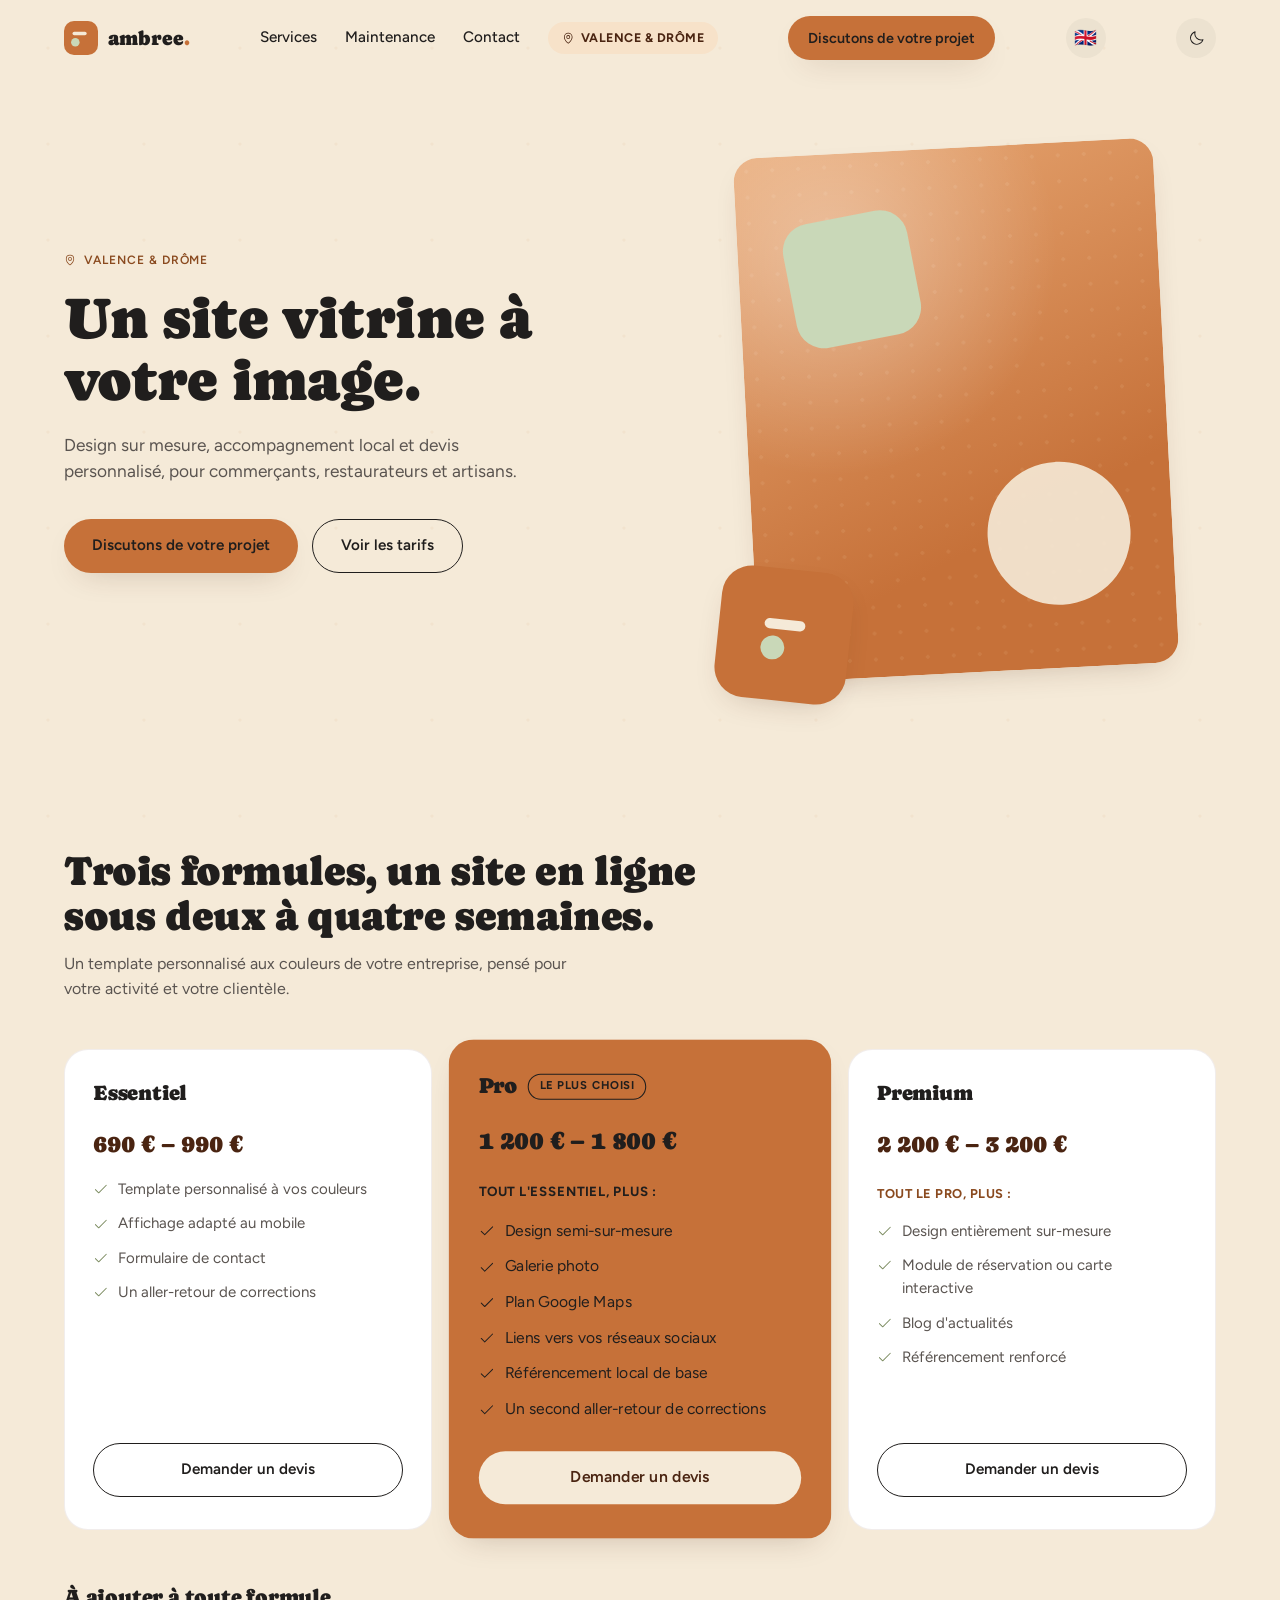
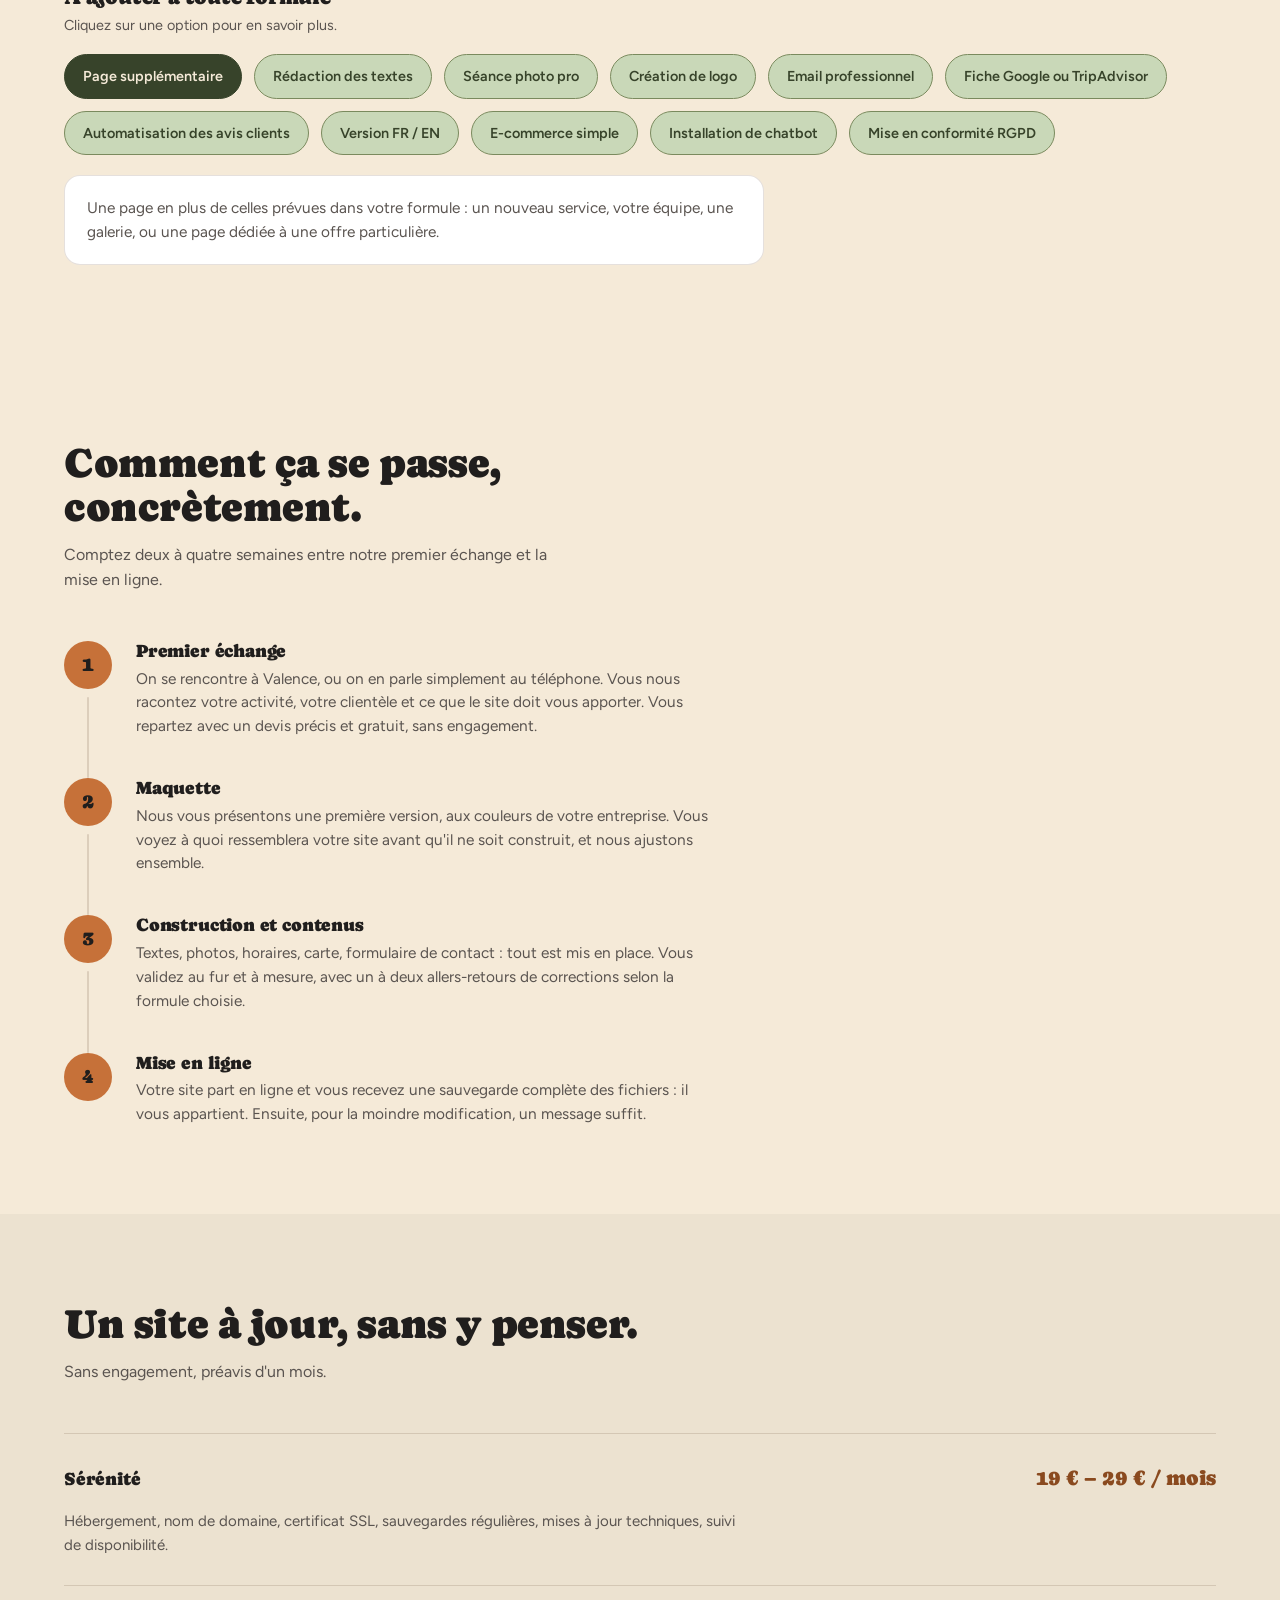
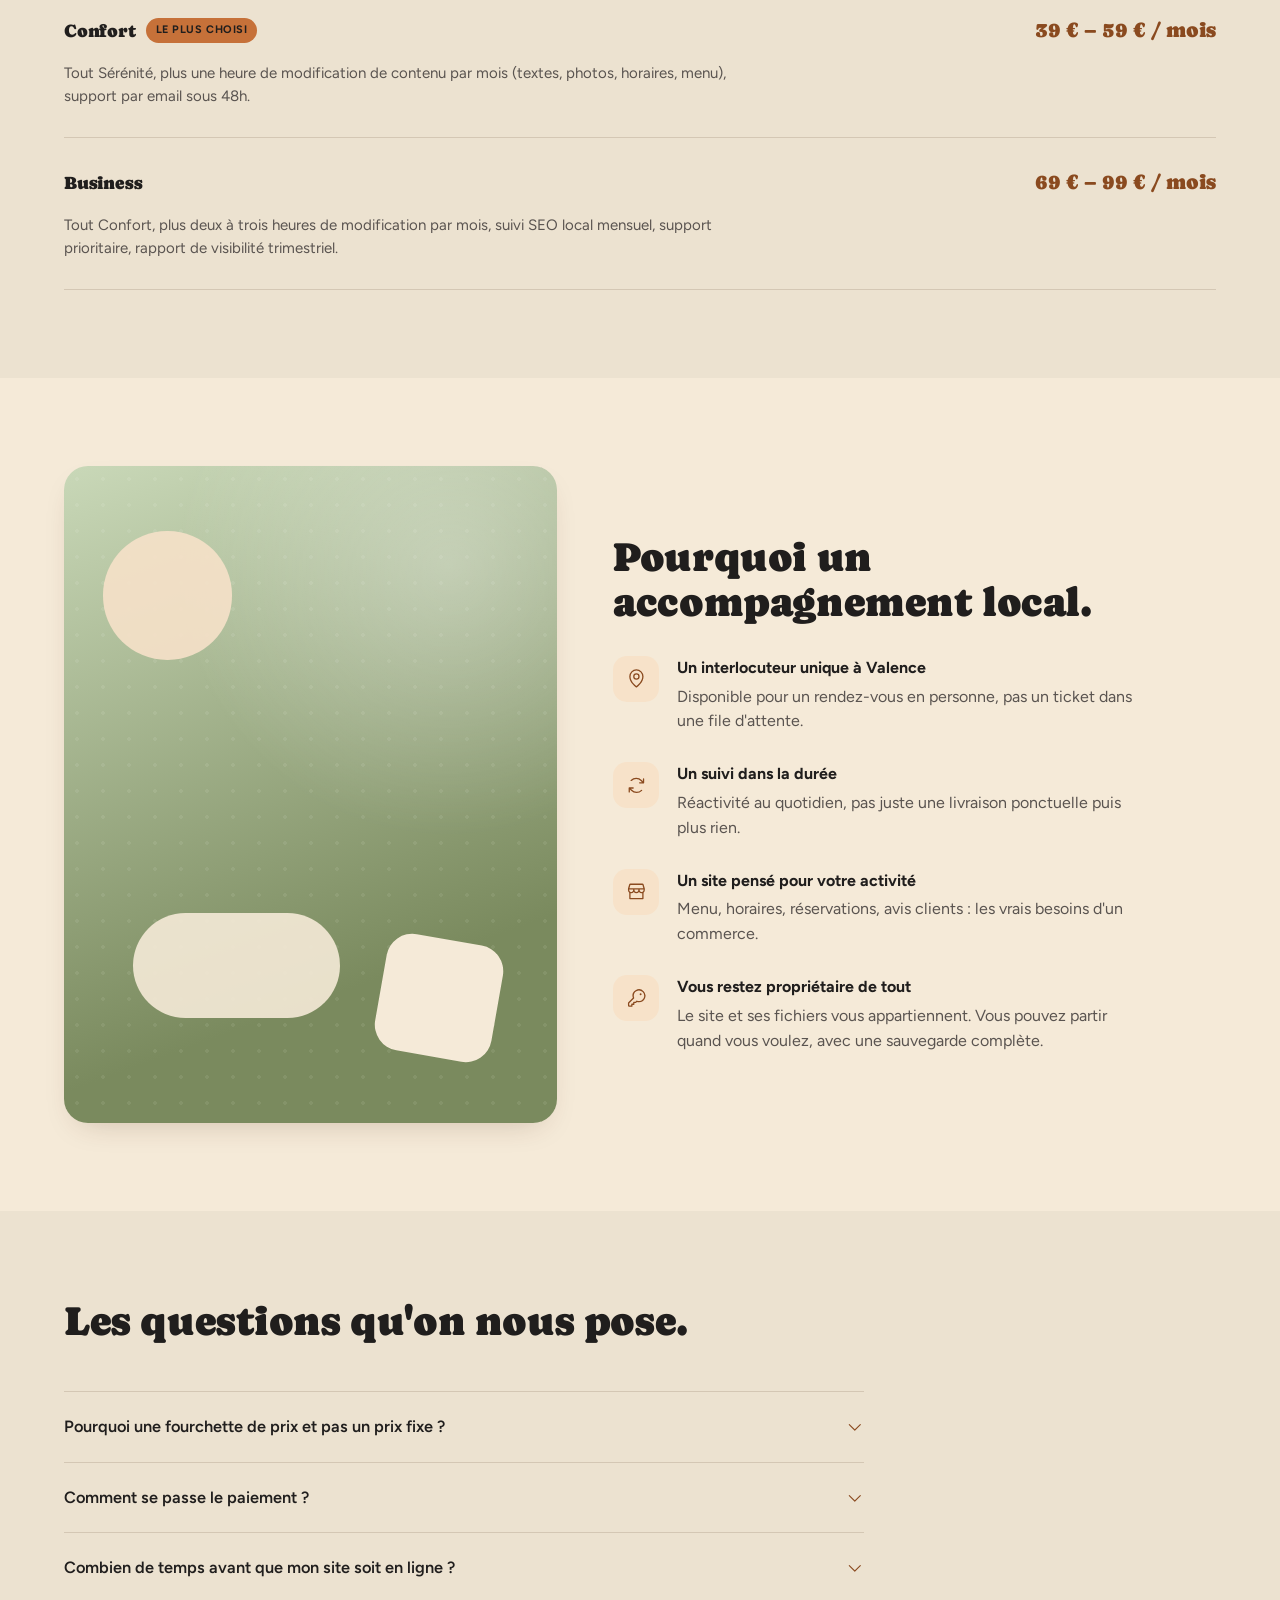
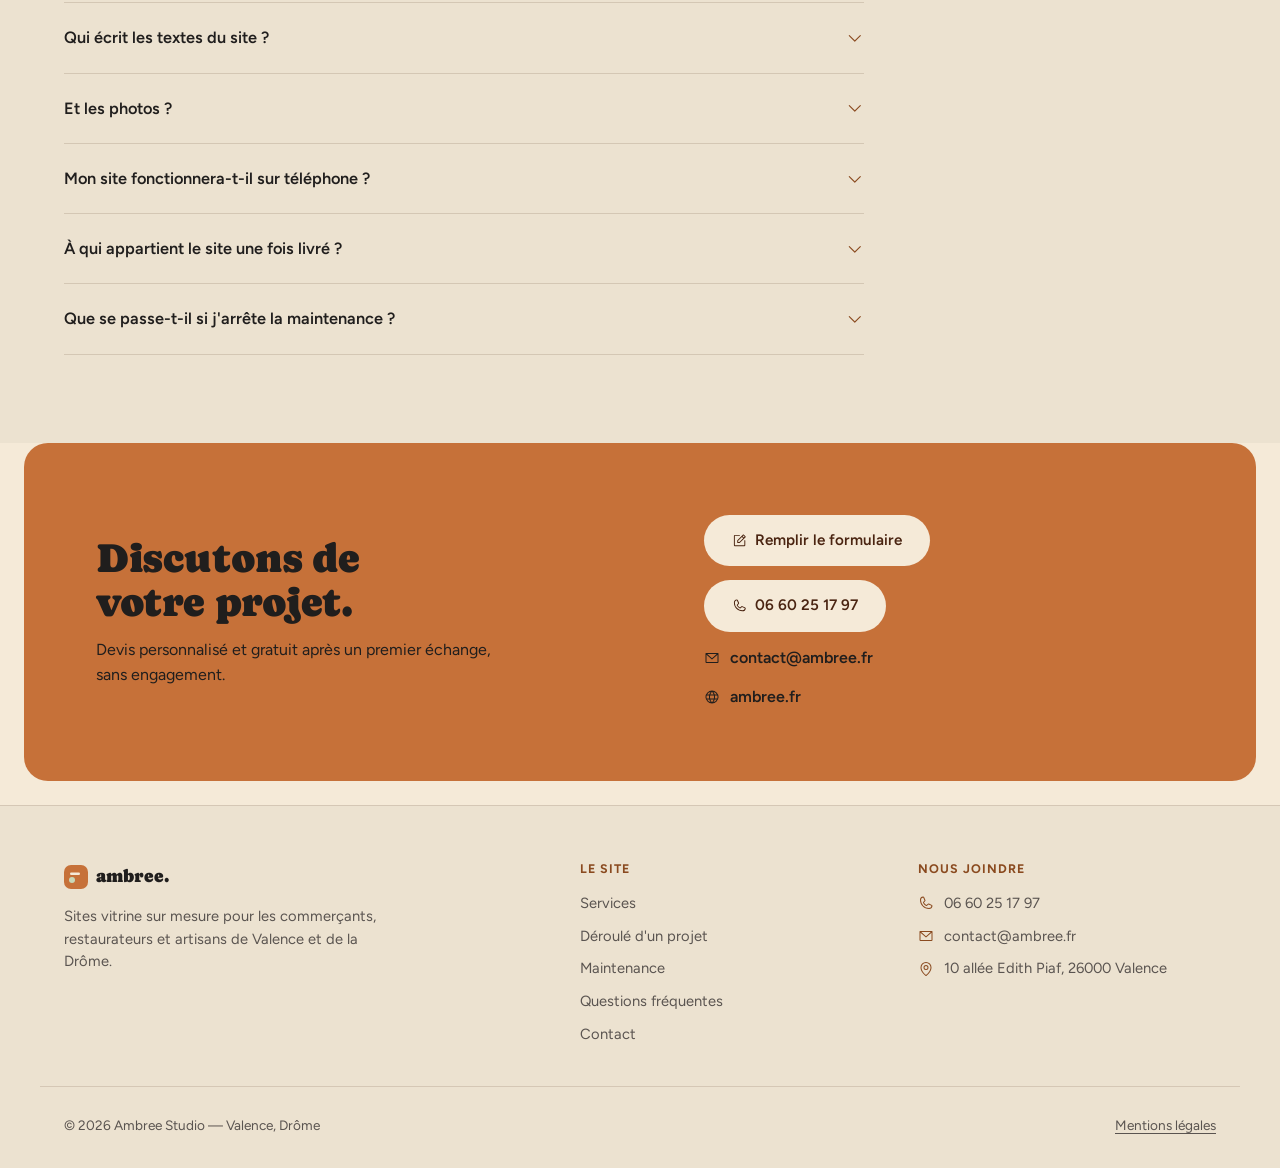
<file: index.html>
<!DOCTYPE html>
<html lang="fr">
<head>
<meta charset="UTF-8">
<meta name="viewport" content="width=device-width, initial-scale=1">
<title>Ambree Studio — Création de sites web à Valence &amp; Drôme</title>
<meta name="description" content="Ambree Studio crée des sites vitrine sur mesure pour les commerçants, restaurateurs et artisans de Valence et de la Drôme. Design chaleureux, accompagnement local, devis gratuit.">
<link rel="canonical" href="https://ambree.fr/">

<!-- Aperçu au partage (SMS, WhatsApp, Facebook, LinkedIn…) -->
<meta property="og:type" content="website">
<meta property="og:site_name" content="Ambree Studio">
<meta property="og:locale" content="fr_FR">
<meta property="og:url" content="https://ambree.fr/">
<meta property="og:title" content="Ambree Studio — Création de sites web à Valence &amp; Drôme">
<meta property="og:description" content="Sites vitrine sur mesure pour commerçants, restaurateurs et artisans de Valence et de la Drôme. Accompagnement local, devis gratuit.">
<meta property="og:image" content="https://ambree.fr/og-image.png">
<meta property="og:image:width" content="1200">
<meta property="og:image:height" content="630">
<meta property="og:image:alt" content="Ambree Studio — création de sites web à Valence et dans la Drôme">
<meta name="twitter:card" content="summary_large_image">
<meta name="theme-color" content="#c67139">

<script>
  (function () {
    var storedTheme = localStorage.getItem("ambree-theme");
    var theme = storedTheme || (window.matchMedia("(prefers-color-scheme: dark)").matches ? "dark" : "light");
    document.documentElement.setAttribute("data-theme", theme);

    var storedLang = localStorage.getItem("ambree-lang");
    if (storedLang) document.documentElement.setAttribute("lang", storedLang);
  })();
</script>

<link rel="icon" href="data:image/svg+xml,%3Csvg xmlns='http://www.w3.org/2000/svg' viewBox='0 0 48 48'%3E%3Crect width='48' height='48' rx='14' fill='%23c67139'/%3E%3Crect x='12' y='15' width='20' height='5' rx='2.5' fill='%23f5ead8'/%3E%3Ccircle cx='16' cy='30' r='6' fill='%23c9d8b8'/%3E%3C/svg%3E">

<link rel="preconnect" href="https://fonts.googleapis.com">
<link rel="preconnect" href="https://fonts.gstatic.com" crossorigin>
<link href="https://fonts.googleapis.com/css2?family=Caprasimo&family=Figtree:wght@400;500;600;700&display=swap" rel="stylesheet">

<link rel="stylesheet" href="styles.css?v=13">

<!-- Données structurées pour le référencement local (fiche entreprise dans
     les résultats Google / Google Maps).
     Pas de champ "geo" : les coordonnées GPS exactes du siège ne sont pas
     connues, et mieux vaut aucune coordonnée qu'une position approximative.
     Pas de "vatID" non plus : l'entreprise relève de la franchise en base de
     TVA et n'a donc pas de numéro intracommunautaire. -->
<script type="application/ld+json">
{
  "@context": "https://schema.org",
  "@type": "ProfessionalService",
  "@id": "https://ambree.fr/#studio",
  "name": "Ambree Studio",
  "legalName": "Chéret Valentin Jean-Marie Francis",
  "description": "Création de sites vitrine sur mesure pour les commerçants, restaurateurs et artisans de Valence et de la Drôme.",
  "url": "https://ambree.fr/",
  "email": "contact@ambree.fr",
  "telephone": "+33660251797",
  "image": "https://ambree.fr/og-image.png",
  "priceRange": "690 € - 3 200 €",
  "founder": { "@type": "Person", "name": "Valentin Chéret" },
  "foundingDate": "2026-07-27",
  "knowsLanguage": ["fr", "en"],
  "identifier": [
    { "@type": "PropertyValue", "name": "SIREN", "value": "108347469" },
    { "@type": "PropertyValue", "name": "SIRET", "value": "10834746900018" }
  ],
  "address": {
    "@type": "PostalAddress",
    "streetAddress": "10 allée Edith Piaf",
    "postalCode": "26000",
    "addressLocality": "Valence",
    "addressRegion": "Drôme",
    "addressCountry": "FR"
  },
  "areaServed": [
    { "@type": "City", "name": "Valence" },
    { "@type": "AdministrativeArea", "name": "Drôme" }
  ],
  "makesOffer": [
    {
      "@type": "Offer",
      "itemOffered": { "@type": "Service", "name": "Site vitrine — formule Essentiel" },
      "priceSpecification": { "@type": "PriceSpecification", "minPrice": 690, "maxPrice": 990, "priceCurrency": "EUR" }
    },
    {
      "@type": "Offer",
      "itemOffered": { "@type": "Service", "name": "Site vitrine — formule Pro" },
      "priceSpecification": { "@type": "PriceSpecification", "minPrice": 1200, "maxPrice": 1800, "priceCurrency": "EUR" }
    },
    {
      "@type": "Offer",
      "itemOffered": { "@type": "Service", "name": "Site vitrine — formule Premium" },
      "priceSpecification": { "@type": "PriceSpecification", "minPrice": 2200, "maxPrice": 3200, "priceCurrency": "EUR" }
    }
  ]
}
</script>

<!-- FAQ balisée : permet à Google d'afficher les questions directement sous
     le lien du site. Le texte doit rester identique à celui de la section
     .faq du corps de page (sinon Google ignore le balisage). -->
<script type="application/ld+json">
{
  "@context": "https://schema.org",
  "@type": "FAQPage",
  "mainEntity": [
    {
      "@type": "Question",
      "name": "Pourquoi une fourchette de prix et pas un prix fixe ?",
      "acceptedAnswer": { "@type": "Answer", "text": "Parce que deux commerces n'ont pas les mêmes besoins. Trois choses font varier le prix à l'intérieur d'une formule : le nombre de pages, le degré de personnalisation du design et la complexité technique (réservation, carte interactive, boutique). Le devis, lui, est ferme : vous savez exactement ce que vous payez avant que nous commencions." }
    },
    {
      "@type": "Question",
      "name": "Comment se passe le paiement ?",
      "acceptedAnswer": { "@type": "Answer", "text": "Nous en discutons au moment du devis et nous nous adaptons à votre trésorerie : échelonnement, paiement en plusieurs fois, rien n'est figé d'avance. C'est aussi ça, traiter avec quelqu'un de local plutôt qu'avec un formulaire d'abonnement." }
    },
    {
      "@type": "Question",
      "name": "Combien de temps avant que mon site soit en ligne ?",
      "acceptedAnswer": { "@type": "Answer", "text": "Comptez deux à quatre semaines à partir du moment où nous avons vos contenus. Le délai dépend surtout de la rapidité avec laquelle vous nous transmettez vos textes et vos photos : c'est presque toujours ce qui fait avancer ou traîner un projet." }
    },
    {
      "@type": "Question",
      "name": "Qui écrit les textes du site ?",
      "acceptedAnswer": { "@type": "Answer", "text": "Vous, dans la plupart des cas : personne ne connaît votre métier et vos clients mieux que vous. Nous vous guidons sur ce qu'il faut dire et à quel endroit. Si vous préférez ne pas vous en occuper, la rédaction complète est proposée en option." }
    },
    {
      "@type": "Question",
      "name": "Et les photos ?",
      "acceptedAnswer": { "@type": "Answer", "text": "Vos propres photos conviennent souvent très bien, surtout pour un commerce. Si elles manquent ou ne rendent pas justice à votre lieu, une séance photo professionnelle est disponible en option." }
    },
    {
      "@type": "Question",
      "name": "Mon site fonctionnera-t-il sur téléphone ?",
      "acceptedAnswer": { "@type": "Answer", "text": "Oui, sur toutes les formules, sans supplément. C'est même la priorité : la majorité de vos clients vous cherchera depuis un téléphone, souvent dans la rue, juste avant de pousser votre porte." }
    },
    {
      "@type": "Question",
      "name": "À qui appartient le site une fois livré ?",
      "acceptedAnswer": { "@type": "Answer", "text": "À vous. Le site vous appartient et vous en recevez les fichiers. Vous n'êtes lié à personne : ni à nous, ni à un abonnement obligatoire pour qu'il reste en ligne." }
    },
    {
      "@type": "Question",
      "name": "Que se passe-t-il si j'arrête la maintenance ?",
      "acceptedAnswer": { "@type": "Answer", "text": "Nous vous remettons une sauvegarde complète de votre site. Vous êtes libre de changer d'hébergeur ou de prestataire quand vous le souhaitez, sans rien perdre. Le préavis est d'un mois, sans engagement de durée." }
    }
  ]
}
</script>
</head>
<body>

<a class="skip-link" href="#top" data-i18n="a11y.skip">Aller au contenu</a>

<!-- Trame de fond animée (voir la section « Trame de fond » de script.js).
     Purement décorative, donc masquée aux lecteurs d'écran. -->
<canvas class="trame" id="trame" aria-hidden="true"></canvas>

<!-- Sprite d'icônes (Phosphor Regular, licence MIT), inline pour supprimer la
     dépendance à unpkg et afficher les icônes dès le premier rendu.
     Usage : <svg class="icon" aria-hidden="true"><use href="#i-phone"></use></svg> -->
<svg class="sprite" aria-hidden="true" focusable="false" xmlns="http://www.w3.org/2000/svg">
<symbol id="i-map-pin" viewBox="0 0 256 256"><path d="M128,64a40,40,0,1,0,40,40A40,40,0,0,0,128,64Zm0,64a24,24,0,1,1,24-24A24,24,0,0,1,128,128Zm0-112a88.1,88.1,0,0,0-88,88c0,31.4,14.51,64.68,42,96.25a254.19,254.19,0,0,0,41.45,38.3,8,8,0,0,0,9.18,0A254.19,254.19,0,0,0,174,200.25c27.45-31.57,42-64.85,42-96.25A88.1,88.1,0,0,0,128,16Zm0,206c-16.53-13-72-60.75-72-118a72,72,0,0,1,144,0C200,161.23,144.53,209,128,222Z"/></symbol>
<symbol id="i-list" viewBox="0 0 256 256"><path d="M224,128a8,8,0,0,1-8,8H40a8,8,0,0,1,0-16H216A8,8,0,0,1,224,128ZM40,72H216a8,8,0,0,0,0-16H40a8,8,0,0,0,0,16ZM216,184H40a8,8,0,0,0,0,16H216a8,8,0,0,0,0-16Z"/></symbol>
<symbol id="i-x" viewBox="0 0 256 256"><path d="M205.66,194.34a8,8,0,0,1-11.32,11.32L128,139.31,61.66,205.66a8,8,0,0,1-11.32-11.32L116.69,128,50.34,61.66A8,8,0,0,1,61.66,50.34L128,116.69l66.34-66.35a8,8,0,0,1,11.32,11.32L139.31,128Z"/></symbol>
<symbol id="i-moon" viewBox="0 0 256 256"><path d="M233.54,142.23a8,8,0,0,0-8-2,88.08,88.08,0,0,1-109.8-109.8,8,8,0,0,0-10-10,104.84,104.84,0,0,0-52.91,37A104,104,0,0,0,136,224a103.09,103.09,0,0,0,62.52-20.88,104.84,104.84,0,0,0,37-52.91A8,8,0,0,0,233.54,142.23ZM188.9,190.34A88,88,0,0,1,65.66,67.11a89,89,0,0,1,31.4-26A106,106,0,0,0,96,56,104.11,104.11,0,0,0,200,160a106,106,0,0,0,14.92-1.06A89,89,0,0,1,188.9,190.34Z"/></symbol>
<symbol id="i-sun" viewBox="0 0 256 256"><path d="M120,40V16a8,8,0,0,1,16,0V40a8,8,0,0,1-16,0Zm72,88a64,64,0,1,1-64-64A64.07,64.07,0,0,1,192,128Zm-16,0a48,48,0,1,0-48,48A48.05,48.05,0,0,0,176,128ZM58.34,69.66A8,8,0,0,0,69.66,58.34l-16-16A8,8,0,0,0,42.34,53.66Zm0,116.68-16,16a8,8,0,0,0,11.32,11.32l16-16a8,8,0,0,0-11.32-11.32ZM192,72a8,8,0,0,0,5.66-2.34l16-16a8,8,0,0,0-11.32-11.32l-16,16A8,8,0,0,0,192,72Zm5.66,114.34a8,8,0,0,0-11.32,11.32l16,16a8,8,0,0,0,11.32-11.32ZM48,128a8,8,0,0,0-8-8H16a8,8,0,0,0,0,16H40A8,8,0,0,0,48,128Zm80,80a8,8,0,0,0-8,8v24a8,8,0,0,0,16,0V216A8,8,0,0,0,128,208Zm112-88H216a8,8,0,0,0,0,16h24a8,8,0,0,0,0-16Z"/></symbol>
<symbol id="i-arrows-clockwise" viewBox="0 0 256 256"><path d="M224,48V96a8,8,0,0,1-8,8H168a8,8,0,0,1,0-16h28.69L182.06,73.37a79.56,79.56,0,0,0-56.13-23.43h-.45A79.52,79.52,0,0,0,69.59,72.71,8,8,0,0,1,58.41,61.27a96,96,0,0,1,135,.79L208,76.69V48a8,8,0,0,1,16,0ZM186.41,183.29a80,80,0,0,1-112.47-.66L59.31,168H88a8,8,0,0,0,0-16H40a8,8,0,0,0-8,8v48a8,8,0,0,0,16,0V179.31l14.63,14.63A95.43,95.43,0,0,0,130,222.06h.53a95.36,95.36,0,0,0,67.07-27.33,8,8,0,0,0-11.18-11.44Z"/></symbol>
<symbol id="i-storefront" viewBox="0 0 256 256"><path d="M232,96a7.89,7.89,0,0,0-.3-2.2L217.35,43.6A16.07,16.07,0,0,0,202,32H54A16.07,16.07,0,0,0,38.65,43.6L24.31,93.8A7.89,7.89,0,0,0,24,96h0v16a40,40,0,0,0,16,32v72a8,8,0,0,0,8,8H208a8,8,0,0,0,8-8V144a40,40,0,0,0,16-32V96ZM54,48H202l11.42,40H42.61Zm50,56h48v8a24,24,0,0,1-48,0Zm-16,0v8a24,24,0,0,1-35.12,21.26,7.88,7.88,0,0,0-1.82-1.06A24,24,0,0,1,40,112v-8ZM200,208H56V151.2a40.57,40.57,0,0,0,8,.8,40,40,0,0,0,32-16,40,40,0,0,0,64,0,40,40,0,0,0,32,16,40.57,40.57,0,0,0,8-.8Zm4.93-75.8a8.08,8.08,0,0,0-1.8,1.05A24,24,0,0,1,168,112v-8h48v8A24,24,0,0,1,204.93,132.2Z"/></symbol>
<symbol id="i-key" viewBox="0 0 256 256"><path d="M216.57,39.43A80,80,0,0,0,83.91,120.78L28.69,176A15.86,15.86,0,0,0,24,187.31V216a16,16,0,0,0,16,16H72a8,8,0,0,0,8-8V208H96a8,8,0,0,0,8-8V184h16a8,8,0,0,0,5.66-2.34l9.56-9.57A79.73,79.73,0,0,0,160,176h.1A80,80,0,0,0,216.57,39.43ZM224,98.1c-1.09,34.09-29.75,61.86-63.89,61.9H160a63.7,63.7,0,0,1-23.65-4.51,8,8,0,0,0-8.84,1.68L116.69,168H96a8,8,0,0,0-8,8v16H72a8,8,0,0,0-8,8v16H40V187.31l58.83-58.82a8,8,0,0,0,1.68-8.84A63.72,63.72,0,0,1,96,95.92c0-34.14,27.81-62.8,61.9-63.89A64,64,0,0,1,224,98.1ZM192,76a12,12,0,1,1-12-12A12,12,0,0,1,192,76Z"/></symbol>
<symbol id="i-caret-down" viewBox="0 0 256 256"><path d="M213.66,101.66l-80,80a8,8,0,0,1-11.32,0l-80-80A8,8,0,0,1,53.66,90.34L128,164.69l74.34-74.35a8,8,0,0,1,11.32,11.32Z"/></symbol>
<symbol id="i-check" viewBox="0 0 256 256"><path d="M229.66,77.66l-128,128a8,8,0,0,1-11.32,0l-56-56a8,8,0,0,1,11.32-11.32L96,188.69,218.34,66.34a8,8,0,0,1,11.32,11.32Z"/></symbol>
<symbol id="i-note-pencil" viewBox="0 0 256 256"><path d="M229.66,58.34l-32-32a8,8,0,0,0-11.32,0l-96,96A8,8,0,0,0,88,128v32a8,8,0,0,0,8,8h32a8,8,0,0,0,5.66-2.34l96-96A8,8,0,0,0,229.66,58.34ZM124.69,152H104V131.31l64-64L188.69,88ZM200,76.69,179.31,56,192,43.31,212.69,64ZM224,128v80a16,16,0,0,1-16,16H48a16,16,0,0,1-16-16V48A16,16,0,0,1,48,32h80a8,8,0,0,1,0,16H48V208H208V128a8,8,0,0,1,16,0Z"/></symbol>
<symbol id="i-phone" viewBox="0 0 256 256"><path d="M222.37,158.46l-47.11-21.11-.13-.06a16,16,0,0,0-15.17,1.4,8.12,8.12,0,0,0-.75.56L134.87,160c-15.42-7.49-31.34-23.29-38.83-38.51l20.78-24.71c.2-.25.39-.5.57-.77a16,16,0,0,0,1.32-15.06l0-.12L97.54,33.64a16,16,0,0,0-16.62-9.52A56.26,56.26,0,0,0,32,80c0,79.4,64.6,144,144,144a56.26,56.26,0,0,0,55.88-48.92A16,16,0,0,0,222.37,158.46ZM176,208A128.14,128.14,0,0,1,48,80,40.2,40.2,0,0,1,82.87,40a.61.61,0,0,0,0,.12l21,47L83.2,111.86a6.13,6.13,0,0,0-.57.77,16,16,0,0,0-1,15.7c9.06,18.53,27.73,37.06,46.46,46.11a16,16,0,0,0,15.75-1.14,8.44,8.44,0,0,0,.74-.56L168.89,152l47,21.05h0s.08,0,.11,0A40.21,40.21,0,0,1,176,208Z"/></symbol>
<symbol id="i-envelope-simple" viewBox="0 0 256 256"><path d="M224,48H32a8,8,0,0,0-8,8V192a16,16,0,0,0,16,16H216a16,16,0,0,0,16-16V56A8,8,0,0,0,224,48ZM203.43,64,128,133.15,52.57,64ZM216,192H40V74.19l82.59,75.71a8,8,0,0,0,10.82,0L216,74.19V192Z"/></symbol>
<symbol id="i-globe" viewBox="0 0 256 256"><path d="M128,24h0A104,104,0,1,0,232,128,104.12,104.12,0,0,0,128,24Zm88,104a87.61,87.61,0,0,1-3.33,24H174.16a157.44,157.44,0,0,0,0-48h38.51A87.61,87.61,0,0,1,216,128ZM102,168H154a115.11,115.11,0,0,1-26,45A115.27,115.27,0,0,1,102,168Zm-3.9-16a140.84,140.84,0,0,1,0-48h59.88a140.84,140.84,0,0,1,0,48ZM40,128a87.61,87.61,0,0,1,3.33-24H81.84a157.44,157.44,0,0,0,0,48H43.33A87.61,87.61,0,0,1,40,128ZM154,88H102a115.11,115.11,0,0,1,26-45A115.27,115.27,0,0,1,154,88Zm52.33,0H170.71a135.28,135.28,0,0,0-22.3-45.6A88.29,88.29,0,0,1,206.37,88ZM107.59,42.4A135.28,135.28,0,0,0,85.29,88H49.63A88.29,88.29,0,0,1,107.59,42.4ZM49.63,168H85.29a135.28,135.28,0,0,0,22.3,45.6A88.29,88.29,0,0,1,49.63,168Zm98.78,45.6a135.28,135.28,0,0,0,22.3-45.6h35.66A88.29,88.29,0,0,1,148.41,213.6Z"/></symbol>
</svg>

<div id="scroll-sentinel" aria-hidden="true"></div>

<header class="site-header" id="siteHeader">
  <div class="wrap nav">
    <a href="#top" class="brand">
      <svg width="34" height="34" viewBox="0 0 48 48" aria-hidden="true">
        <rect width="48" height="48" rx="14" fill="var(--accent)"/>
        <rect x="12" y="15" width="20" height="5" rx="2.5" fill="var(--bg)"/>
        <circle cx="16" cy="30" r="6" fill="var(--sage-light)"/>
      </svg>
      <span>ambree<span class="brand-dot">.</span></span>
    </a>

    <nav class="nav-links" id="navLinks">
      <a href="#services" data-i18n="nav.services">Services</a>
      <a href="#maintenance" data-i18n="nav.maintenance">Maintenance</a>
      <a href="contact.html" data-i18n="nav.contact">Contact</a>
      <span class="nav-locale">
        <svg class="icon" aria-hidden="true"><use href="#i-map-pin"></use></svg> Valence &amp; Drôme
      </span>
      <!-- Reprise du CTA à l'intérieur du menu dépliant : sur téléphone,
           .nav-cta (frère de .nav-links) est masqué et resterait inatteignable. -->
      <a href="contact.html" class="btn btn-primary nav-cta-mobile" data-i18n="cta.contact">Discutons de votre projet</a>
    </nav>

    <a href="contact.html" class="btn btn-primary nav-cta" data-i18n="cta.contact">Discutons de votre projet</a>

    <button class="lang-toggle" id="langToggle" aria-label="Switch to English">
      <span class="lang-flag" aria-hidden="true">🇬🇧</span>
    </button>

    <button class="theme-toggle" id="themeToggle" aria-label="Changer de thème" aria-pressed="false">
      <svg class="icon" aria-hidden="true"><use href="#i-moon"></use></svg>
    </button>

    <button class="nav-toggle" id="navToggle" aria-label="Ouvrir le menu" aria-expanded="false" aria-controls="navLinks">
      <svg class="icon" aria-hidden="true"><use href="#i-list"></use></svg>
    </button>
  </div>
</header>

<main id="top">

  <!-- ================= HERO ================= -->
  <section class="hero">
    <div class="wrap hero-grid">
      <div class="hero-copy">
        <span class="eyebrow"><svg class="icon" aria-hidden="true"><use href="#i-map-pin"></use></svg> Valence &amp; Drôme</span>
        <h1 data-i18n="hero.h1">Un site vitrine à votre image.</h1>
        <p class="hero-sub" data-i18n="hero.sub">Design sur mesure, accompagnement local et devis personnalisé, pour commerçants, restaurateurs et artisans.</p>
        <div class="hero-actions">
          <a href="contact.html" class="btn btn-primary" data-i18n="cta.contact">Discutons de votre projet</a>
          <a href="#services" class="btn btn-ghost" data-i18n="cta.pricing">Voir les tarifs</a>
        </div>
      </div>

      <div class="hero-visual" data-reveal>
        <div class="hero-photo pattern-warm" aria-hidden="true">
          <span class="pattern-shape shape-circle"></span>
          <span class="pattern-shape shape-square"></span>
        </div>
        <div class="hero-mark">
          <svg viewBox="0 0 48 48" aria-hidden="true">
            <rect x="12" y="15" width="24" height="6" rx="3" fill="var(--bg)"/>
            <circle cx="18" cy="32" r="7" fill="var(--sage-light)"/>
          </svg>
        </div>
      </div>
    </div>
  </section>

  <!-- ================= SERVICES / FORMULES ================= -->
  <section class="services" id="services">
    <div class="wrap">
      <div class="section-head" data-reveal>
        <h2 data-i18n="services.h2">Trois formules, un site en ligne sous deux à quatre semaines.</h2>
        <p data-i18n="services.p">Un template personnalisé aux couleurs de votre entreprise, pensé pour votre activité et votre clientèle.</p>
      </div>

      <!-- Formules présentées en cumul (Pro = Essentiel + …, Premium = Pro + …),
           comme les forfaits de maintenance plus bas. Sans ce cumul, des listes
           à coches indépendantes laisseraient croire que Pro n'a pas de
           formulaire de contact ou que Premium n'est pas responsive.
           Chaque CTA passe la formule en paramètre d'URL : contact.html la lit
           pour pré-sélectionner le budget correspondant (voir script.js). -->
      <div class="plan-grid">
        <article class="plan-card" data-reveal>
          <div class="plan-top"><h3 data-i18n="plan.essential.name">Essentiel</h3></div>
          <div class="plan-price">690 € – 990 €</div>
          <ul class="plan-features">
            <li><svg class="icon" aria-hidden="true"><use href="#i-check"></use></svg><span data-i18n="plan.essential.f1">Template personnalisé à vos couleurs</span></li>
            <li><svg class="icon" aria-hidden="true"><use href="#i-check"></use></svg><span data-i18n="plan.essential.f2">Affichage adapté au mobile</span></li>
            <li><svg class="icon" aria-hidden="true"><use href="#i-check"></use></svg><span data-i18n="plan.essential.f3">Formulaire de contact</span></li>
            <li><svg class="icon" aria-hidden="true"><use href="#i-check"></use></svg><span data-i18n="plan.essential.f4">Un aller-retour de corrections</span></li>
          </ul>
          <a href="contact.html?formule=essentiel" class="btn btn-ghost plan-cta" data-i18n="plan.cta">Demander un devis</a>
        </article>

        <article class="plan-card is-featured" data-reveal>
          <div class="plan-top">
            <h3 data-i18n="plan.pro.name">Pro</h3>
            <span class="plan-badge" data-i18n="badge.popular">Le plus choisi</span>
          </div>
          <div class="plan-price">1 200 € – 1 800 €</div>
          <p class="plan-includes" data-i18n="plan.pro.includes">Tout l'Essentiel, plus :</p>
          <ul class="plan-features">
            <li><svg class="icon" aria-hidden="true"><use href="#i-check"></use></svg><span data-i18n="plan.pro.f1">Design semi-sur-mesure</span></li>
            <li><svg class="icon" aria-hidden="true"><use href="#i-check"></use></svg><span data-i18n="plan.pro.f2">Galerie photo</span></li>
            <li><svg class="icon" aria-hidden="true"><use href="#i-check"></use></svg><span data-i18n="plan.pro.f3">Plan Google Maps</span></li>
            <li><svg class="icon" aria-hidden="true"><use href="#i-check"></use></svg><span data-i18n="plan.pro.f4">Liens vers vos réseaux sociaux</span></li>
            <li><svg class="icon" aria-hidden="true"><use href="#i-check"></use></svg><span data-i18n="plan.pro.f5">Référencement local de base</span></li>
            <li><svg class="icon" aria-hidden="true"><use href="#i-check"></use></svg><span data-i18n="plan.pro.f6">Un second aller-retour de corrections</span></li>
          </ul>
          <a href="contact.html?formule=pro" class="btn btn-light plan-cta" data-i18n="plan.cta">Demander un devis</a>
        </article>

        <article class="plan-card" data-reveal>
          <div class="plan-top"><h3 data-i18n="plan.premium.name">Premium</h3></div>
          <div class="plan-price">2 200 € – 3 200 €</div>
          <p class="plan-includes" data-i18n="plan.premium.includes">Tout le Pro, plus :</p>
          <ul class="plan-features">
            <li><svg class="icon" aria-hidden="true"><use href="#i-check"></use></svg><span data-i18n="plan.premium.f1">Design entièrement sur-mesure</span></li>
            <li><svg class="icon" aria-hidden="true"><use href="#i-check"></use></svg><span data-i18n="plan.premium.f2">Module de réservation ou carte interactive</span></li>
            <li><svg class="icon" aria-hidden="true"><use href="#i-check"></use></svg><span data-i18n="plan.premium.f3">Blog d'actualités</span></li>
            <li><svg class="icon" aria-hidden="true"><use href="#i-check"></use></svg><span data-i18n="plan.premium.f4">Référencement renforcé</span></li>
          </ul>
          <a href="contact.html?formule=premium" class="btn btn-ghost plan-cta" data-i18n="plan.cta">Demander un devis</a>
        </article>
      </div>

      <!-- Options en onglets (motif ARIA « tabs ») : la pastille sélectionne la
           description affichée en dessous.
           Tous les panneaux sont présents dans le HTML et visibles par défaut ;
           c'est script.js qui masque les inactifs. Sans JavaScript, les onze
           descriptions s'affichent donc les unes à la suite des autres — moins
           compact, mais parfaitement lisible. -->
      <div class="options" data-reveal>
        <h3 id="options-title" data-i18n="options.h3">À ajouter à toute formule</h3>
        <p class="options-hint" data-i18n="options.hint">Cliquez sur une option pour en savoir plus.</p>

        <div class="pill-row" role="tablist" aria-labelledby="options-title">
          <button type="button" class="pill" role="tab" id="tab-page" aria-controls="panel-page" data-i18n="opt.page">Page supplémentaire</button>
          <button type="button" class="pill" role="tab" id="tab-copy" aria-controls="panel-copy" data-i18n="opt.copy">Rédaction des textes</button>
          <button type="button" class="pill" role="tab" id="tab-photo" aria-controls="panel-photo" data-i18n="opt.photo">Séance photo pro</button>
          <button type="button" class="pill" role="tab" id="tab-logo" aria-controls="panel-logo" data-i18n="opt.logo">Création de logo</button>
          <button type="button" class="pill" role="tab" id="tab-email" aria-controls="panel-email" data-i18n="opt.email">Email professionnel</button>
          <button type="button" class="pill" role="tab" id="tab-gmb" aria-controls="panel-gmb" data-i18n="opt.gmb">Fiche Google ou TripAdvisor</button>
          <button type="button" class="pill" role="tab" id="tab-reviews" aria-controls="panel-reviews" data-i18n="opt.reviews">Automatisation des avis clients</button>
          <button type="button" class="pill" role="tab" id="tab-lang" aria-controls="panel-lang" data-i18n="opt.lang">Version FR / EN</button>
          <button type="button" class="pill" role="tab" id="tab-ecommerce" aria-controls="panel-ecommerce" data-i18n="opt.ecommerce">E-commerce simple</button>
          <button type="button" class="pill" role="tab" id="tab-chatbot" aria-controls="panel-chatbot" data-i18n="opt.chatbot">Installation de chatbot</button>
          <button type="button" class="pill" role="tab" id="tab-rgpd" aria-controls="panel-rgpd" data-i18n="opt.rgpd">Mise en conformité RGPD</button>
        </div>

        <div class="option-panels">
          <div class="option-panel" role="tabpanel" id="panel-page" aria-labelledby="tab-page" tabindex="0">
            <p data-i18n="opt.page.desc">Une page en plus de celles prévues dans votre formule : un nouveau service, votre équipe, une galerie, ou une page dédiée à une offre particulière.</p>
          </div>
          <div class="option-panel" role="tabpanel" id="panel-copy" aria-labelledby="tab-copy" tabindex="0">
            <p data-i18n="opt.copy.desc">Nous écrivons les textes de votre site à partir d'un entretien avec vous : présentation de votre activité, descriptions de vos services, pages secondaires. Vous relisez et validez avant la mise en ligne.</p>
          </div>
          <div class="option-panel" role="tabpanel" id="panel-photo" aria-labelledby="tab-photo" tabindex="0">
            <p data-i18n="opt.photo.desc">Une séance photo professionnelle de votre lieu, de vos produits ou de votre équipe. Les photos vous appartiennent et restent utilisables ailleurs : réseaux sociaux, cartes, supports imprimés.</p>
          </div>
          <div class="option-panel" role="tabpanel" id="panel-logo" aria-labelledby="tab-logo" tabindex="0">
            <p data-i18n="opt.logo.desc">Un logo dessiné sur mesure pour votre activité, décliné dans les formats utiles au site, aux réseaux sociaux et à l'impression. Vous en recevez les fichiers sources.</p>
          </div>
          <div class="option-panel" role="tabpanel" id="panel-email" aria-labelledby="tab-email" tabindex="0">
            <p data-i18n="opt.email.desc">Une adresse à votre nom de domaine, du type contact@votre-commerce.fr, plutôt qu'une adresse générique en gmail. Configuration sur votre téléphone et votre ordinateur comprise.</p>
          </div>
          <div class="option-panel" role="tabpanel" id="panel-gmb" aria-labelledby="tab-gmb" tabindex="0">
            <p data-i18n="opt.gmb.desc">Création ou remise à niveau de votre fiche : informations, horaires, photos, catégories, zone desservie. C'est souvent le tout premier contact d'un client qui vous cherche depuis son téléphone.</p>
          </div>
          <div class="option-panel" role="tabpanel" id="panel-reviews" aria-labelledby="tab-reviews" tabindex="0">
            <p data-i18n="opt.reviews.desc">Vos clients reçoivent automatiquement une invitation à laisser un avis après leur passage. Les meilleurs avis peuvent ensuite s'afficher directement sur votre site.</p>
          </div>
          <div class="option-panel" role="tabpanel" id="panel-lang" aria-labelledby="tab-lang" tabindex="0">
            <p data-i18n="opt.lang.desc">Votre site entièrement traduit en anglais, avec un bouton pour basculer d'une langue à l'autre. Utile dès que vous accueillez une clientèle touristique ou de passage.</p>
          </div>
          <div class="option-panel" role="tabpanel" id="panel-ecommerce" aria-labelledby="tab-ecommerce" tabindex="0">
            <p data-i18n="opt.ecommerce.desc">Une boutique en ligne pour un catalogue réduit : présentation des produits, panier et paiement sécurisé. Pensée pour vendre quelques références, pas pour gérer un stock important.</p>
          </div>
          <div class="option-panel" role="tabpanel" id="panel-chatbot" aria-labelledby="tab-chatbot" tabindex="0">
            <p data-i18n="opt.chatbot.desc">Un assistant répond aux questions courantes de vos visiteurs — horaires, tarifs, disponibilités, accès — y compris quand vous n'êtes pas derrière votre écran.</p>
          </div>
          <div class="option-panel" role="tabpanel" id="panel-rgpd" aria-labelledby="tab-rgpd" tabindex="0">
            <p data-i18n="opt.rgpd.desc">Mentions légales, politique de confidentialité et bandeau de consentement adaptés à votre activité, dès lors que votre site collecte des données ou utilise un outil de mesure d'audience.</p>
          </div>
        </div>
      </div>
    </div>
  </section>

  <!-- ================= DÉROULÉ D'UN PROJET ================= -->
  <section class="process" id="process">
    <div class="wrap">
      <div class="section-head" data-reveal>
        <h2 data-i18n="process.h2">Comment ça se passe, concrètement.</h2>
        <p data-i18n="process.p">Comptez deux à quatre semaines entre notre premier échange et la mise en ligne.</p>
      </div>

      <ol class="step-list">
        <li class="step" data-reveal>
          <div class="step-marker">
            <span class="step-num" aria-hidden="true">1</span>
            <span class="step-line" aria-hidden="true"></span>
          </div>
          <div class="step-body">
            <h3 data-i18n="step1.title">Premier échange</h3>
            <p data-i18n="step1.body">On se rencontre à Valence, ou on en parle simplement au téléphone. Vous nous racontez votre activité, votre clientèle et ce que le site doit vous apporter. Vous repartez avec un devis précis et gratuit, sans engagement.</p>
          </div>
        </li>

        <li class="step" data-reveal>
          <div class="step-marker">
            <span class="step-num" aria-hidden="true">2</span>
            <span class="step-line" aria-hidden="true"></span>
          </div>
          <div class="step-body">
            <h3 data-i18n="step2.title">Maquette</h3>
            <p data-i18n="step2.body">Nous vous présentons une première version, aux couleurs de votre entreprise. Vous voyez à quoi ressemblera votre site avant qu'il ne soit construit, et nous ajustons ensemble.</p>
          </div>
        </li>

        <li class="step" data-reveal>
          <div class="step-marker">
            <span class="step-num" aria-hidden="true">3</span>
            <span class="step-line" aria-hidden="true"></span>
          </div>
          <div class="step-body">
            <h3 data-i18n="step3.title">Construction et contenus</h3>
            <p data-i18n="step3.body">Textes, photos, horaires, carte, formulaire de contact : tout est mis en place. Vous validez au fur et à mesure, avec un à deux allers-retours de corrections selon la formule choisie.</p>
          </div>
        </li>

        <li class="step" data-reveal>
          <div class="step-marker">
            <span class="step-num" aria-hidden="true">4</span>
            <span class="step-line" aria-hidden="true"></span>
          </div>
          <div class="step-body">
            <h3 data-i18n="step4.title">Mise en ligne</h3>
            <p data-i18n="step4.body">Votre site part en ligne et vous recevez une sauvegarde complète des fichiers : il vous appartient. Ensuite, pour la moindre modification, un message suffit.</p>
          </div>
        </li>
      </ol>
    </div>
  </section>

  <!-- ================= MAINTENANCE ================= -->
  <section class="maintenance" id="maintenance">
    <div class="wrap">
      <div class="section-head" data-reveal>
        <h2 data-i18n="maintenance.h2">Un site à jour, sans y penser.</h2>
        <p data-i18n="maintenance.p">Sans engagement, préavis d'un mois.</p>
      </div>

      <div class="tier-list" data-reveal>
        <div class="tier-row">
          <div class="tier-name-line"><h3 data-i18n="tier.serenite.name">Sérénité</h3></div>
          <div class="tier-price">19 € – 29 € <span data-i18n="unit.month">/ mois</span></div>
          <p class="tier-desc" data-i18n="tier.serenite.desc">Hébergement, nom de domaine, certificat SSL, sauvegardes régulières, mises à jour techniques, suivi de disponibilité.</p>
        </div>

        <div class="tier-row">
          <div class="tier-name-line">
            <h3 data-i18n="tier.confort.name">Confort</h3>
            <span class="tier-badge" data-i18n="badge.popular">Le plus choisi</span>
          </div>
          <div class="tier-price">39 € – 59 € <span data-i18n="unit.month">/ mois</span></div>
          <p class="tier-desc" data-i18n="tier.confort.desc">Tout Sérénité, plus une heure de modification de contenu par mois (textes, photos, horaires, menu), support par email sous 48h.</p>
        </div>

        <div class="tier-row">
          <div class="tier-name-line"><h3 data-i18n="tier.business.name">Business</h3></div>
          <div class="tier-price">69 € – 99 € <span data-i18n="unit.month">/ mois</span></div>
          <p class="tier-desc" data-i18n="tier.business.desc">Tout Confort, plus deux à trois heures de modification par mois, suivi SEO local mensuel, support prioritaire, rapport de visibilité trimestriel.</p>
        </div>
      </div>
    </div>
  </section>

  <!-- ================= WHY LOCAL ================= -->
  <section class="why-local">
    <div class="wrap why-grid">
      <div class="why-photo pattern-cool" data-reveal aria-hidden="true">
        <span class="pattern-shape shape-bar"></span>
        <span class="pattern-shape shape-circle alt"></span>
        <span class="pattern-shape shape-square alt"></span>
      </div>

      <div data-reveal>
        <div class="section-head" style="margin-bottom: 32px;">
          <h2 data-i18n="why.h2">Pourquoi un accompagnement local.</h2>
        </div>

        <div class="why-points">
          <div class="why-point">
            <span class="why-icon"><svg class="icon" aria-hidden="true"><use href="#i-map-pin"></use></svg></span>
            <p><strong data-i18n="why1.title">Un interlocuteur unique à Valence</strong><span data-i18n="why1.body">Disponible pour un rendez-vous en personne, pas un ticket dans une file d'attente.</span></p>
          </div>
          <div class="why-point">
            <span class="why-icon"><svg class="icon" aria-hidden="true"><use href="#i-arrows-clockwise"></use></svg></span>
            <p><strong data-i18n="why2.title">Un suivi dans la durée</strong><span data-i18n="why2.body">Réactivité au quotidien, pas juste une livraison ponctuelle puis plus rien.</span></p>
          </div>
          <div class="why-point">
            <span class="why-icon"><svg class="icon" aria-hidden="true"><use href="#i-storefront"></use></svg></span>
            <p><strong data-i18n="why3.title">Un site pensé pour votre activité</strong><span data-i18n="why3.body">Menu, horaires, réservations, avis clients : les vrais besoins d'un commerce.</span></p>
          </div>
          <div class="why-point">
            <span class="why-icon"><svg class="icon" aria-hidden="true"><use href="#i-key"></use></svg></span>
            <p><strong data-i18n="why4.title">Vous restez propriétaire de tout</strong><span data-i18n="why4.body">Le site et ses fichiers vous appartiennent. Vous pouvez partir quand vous voulez, avec une sauvegarde complète.</span></p>
          </div>
        </div>
      </div>
    </div>
  </section>

  <!-- ================= FAQ ================= -->
  <!-- <details>/<summary> natifs : accordéon accessible sans une ligne de JS.
       Le name="faq" partagé n'ouvre qu'une réponse à la fois (comportement
       natif du navigateur). Le texte des réponses est également repris dans
       le JSON-LD FAQPage du <head> : garder les deux synchronisés. -->
  <section class="faq" id="faq">
    <div class="wrap">
      <div class="section-head" data-reveal>
        <h2 data-i18n="faq.h2">Les questions qu'on nous pose.</h2>
      </div>

      <div class="faq-list" data-reveal>
        <details class="faq-item" name="faq">
          <summary class="faq-q">
            <span data-i18n="faq.q1">Pourquoi une fourchette de prix et pas un prix fixe ?</span>
            <svg class="icon faq-chevron" aria-hidden="true"><use href="#i-caret-down"></use></svg>
          </summary>
          <p class="faq-a" data-i18n="faq.a1">Parce que deux commerces n'ont pas les mêmes besoins. Trois choses font varier le prix à l'intérieur d'une formule : le nombre de pages, le degré de personnalisation du design et la complexité technique (réservation, carte interactive, boutique). Le devis, lui, est ferme : vous savez exactement ce que vous payez avant que nous commencions.</p>
        </details>

        <details class="faq-item" name="faq">
          <summary class="faq-q">
            <span data-i18n="faq.q2">Comment se passe le paiement ?</span>
            <svg class="icon faq-chevron" aria-hidden="true"><use href="#i-caret-down"></use></svg>
          </summary>
          <p class="faq-a" data-i18n="faq.a2">Nous en discutons au moment du devis et nous nous adaptons à votre trésorerie : échelonnement, paiement en plusieurs fois, rien n'est figé d'avance. C'est aussi ça, traiter avec quelqu'un de local plutôt qu'avec un formulaire d'abonnement.</p>
        </details>

        <details class="faq-item" name="faq">
          <summary class="faq-q">
            <span data-i18n="faq.q3">Combien de temps avant que mon site soit en ligne ?</span>
            <svg class="icon faq-chevron" aria-hidden="true"><use href="#i-caret-down"></use></svg>
          </summary>
          <p class="faq-a" data-i18n="faq.a3">Comptez deux à quatre semaines à partir du moment où nous avons vos contenus. Le délai dépend surtout de la rapidité avec laquelle vous nous transmettez vos textes et vos photos : c'est presque toujours ce qui fait avancer ou traîner un projet.</p>
        </details>

        <details class="faq-item" name="faq">
          <summary class="faq-q">
            <span data-i18n="faq.q4">Qui écrit les textes du site ?</span>
            <svg class="icon faq-chevron" aria-hidden="true"><use href="#i-caret-down"></use></svg>
          </summary>
          <p class="faq-a" data-i18n="faq.a4">Vous, dans la plupart des cas : personne ne connaît votre métier et vos clients mieux que vous. Nous vous guidons sur ce qu'il faut dire et à quel endroit. Si vous préférez ne pas vous en occuper, la rédaction complète est proposée en option.</p>
        </details>

        <details class="faq-item" name="faq">
          <summary class="faq-q">
            <span data-i18n="faq.q5">Et les photos ?</span>
            <svg class="icon faq-chevron" aria-hidden="true"><use href="#i-caret-down"></use></svg>
          </summary>
          <p class="faq-a" data-i18n="faq.a5">Vos propres photos conviennent souvent très bien, surtout pour un commerce. Si elles manquent ou ne rendent pas justice à votre lieu, une séance photo professionnelle est disponible en option.</p>
        </details>

        <details class="faq-item" name="faq">
          <summary class="faq-q">
            <span data-i18n="faq.q6">Mon site fonctionnera-t-il sur téléphone ?</span>
            <svg class="icon faq-chevron" aria-hidden="true"><use href="#i-caret-down"></use></svg>
          </summary>
          <p class="faq-a" data-i18n="faq.a6">Oui, sur toutes les formules, sans supplément. C'est même la priorité : la majorité de vos clients vous cherchera depuis un téléphone, souvent dans la rue, juste avant de pousser votre porte.</p>
        </details>

        <details class="faq-item" name="faq">
          <summary class="faq-q">
            <span data-i18n="faq.q7">À qui appartient le site une fois livré ?</span>
            <svg class="icon faq-chevron" aria-hidden="true"><use href="#i-caret-down"></use></svg>
          </summary>
          <p class="faq-a" data-i18n="faq.a7">À vous. Le site vous appartient et vous en recevez les fichiers. Vous n'êtes lié à personne : ni à nous, ni à un abonnement obligatoire pour qu'il reste en ligne.</p>
        </details>

        <details class="faq-item" name="faq">
          <summary class="faq-q">
            <span data-i18n="faq.q8">Que se passe-t-il si j'arrête la maintenance ?</span>
            <svg class="icon faq-chevron" aria-hidden="true"><use href="#i-caret-down"></use></svg>
          </summary>
          <p class="faq-a" data-i18n="faq.a8">Nous vous remettons une sauvegarde complète de votre site. Vous êtes libre de changer d'hébergeur ou de prestataire quand vous le souhaitez, sans rien perdre. Le préavis est d'un mois, sans engagement de durée.</p>
        </details>
      </div>
    </div>
  </section>

  <!-- ================= CONTACT CTA ================= -->
  <section id="contact">
    <div class="contact-band" data-reveal>
      <div class="contact-inner">
        <div>
          <h2 data-i18n="contact.h2">Discutons de votre projet.</h2>
          <p data-i18n="contact.p">Devis personnalisé et gratuit après un premier échange, sans engagement.</p>
        </div>

        <div class="contact-actions">
          <a href="contact.html" class="btn btn-light">
            <svg class="icon" aria-hidden="true"><use href="#i-note-pencil"></use></svg> <span data-i18n="cta.form">Remplir le formulaire</span>
          </a>
          <a href="tel:+33660251797" class="btn btn-light">
            <svg class="icon" aria-hidden="true"><use href="#i-phone"></use></svg> 06 60 25 17 97
          </a>
          <a href="mailto:contact@ambree.fr" class="contact-line">
            <svg class="icon" aria-hidden="true"><use href="#i-envelope-simple"></use></svg> contact@ambree.fr
          </a>
          <span class="contact-line">
            <svg class="icon" aria-hidden="true"><use href="#i-globe"></use></svg> ambree.fr
          </span>
        </div>
      </div>
    </div>
  </section>

</main>

<footer class="site-footer">
  <div class="wrap footer-grid">
    <div class="footer-brand-col">
      <span class="footer-brand">
        <svg width="24" height="24" viewBox="0 0 48 48" aria-hidden="true">
          <rect width="48" height="48" rx="14" fill="var(--accent)"/>
          <rect x="12" y="15" width="20" height="5" rx="2.5" fill="var(--bg)"/>
          <circle cx="16" cy="30" r="6" fill="var(--sage-light)"/>
        </svg>
        ambree.
      </span>
      <p class="footer-tagline" data-i18n="footer.tagline">Sites vitrine sur mesure pour les commerçants, restaurateurs et artisans de Valence et de la Drôme.</p>
    </div>

    <nav class="footer-col" aria-labelledby="footer-nav-title">
      <h2 class="footer-col-title" id="footer-nav-title" data-i18n="footer.navTitle">Le site</h2>
      <ul>
        <li><a href="#services" data-i18n="nav.services">Services</a></li>
        <li><a href="#process" data-i18n="footer.process">Déroulé d'un projet</a></li>
        <li><a href="#maintenance" data-i18n="nav.maintenance">Maintenance</a></li>
        <li><a href="#faq" data-i18n="footer.faq">Questions fréquentes</a></li>
        <li><a href="contact.html" data-i18n="nav.contact">Contact</a></li>
      </ul>
    </nav>

    <div class="footer-col">
      <h2 class="footer-col-title" data-i18n="footer.contactTitle">Nous joindre</h2>
      <ul class="footer-contact">
        <li>
          <svg class="icon" aria-hidden="true"><use href="#i-phone"></use></svg>
          <a href="tel:+33660251797">06 60 25 17 97</a>
        </li>
        <li>
          <svg class="icon" aria-hidden="true"><use href="#i-envelope-simple"></use></svg>
          <a href="mailto:contact@ambree.fr">contact@ambree.fr</a>
        </li>
        <li>
          <svg class="icon" aria-hidden="true"><use href="#i-map-pin"></use></svg>
          <span data-i18n="footer.address">10 allée Edith Piaf, 26000 Valence</span>
        </li>
      </ul>
    </div>
  </div>

  <div class="wrap footer-bottom">
    <span data-i18n="footer.copy">&copy; 2026 Ambree Studio — Valence, Drôme</span>
    <a href="mentions-legales.html" class="footer-legal" data-i18n="footer.legal">Mentions légales</a>
  </div>
</footer>

<script src="script.js?v=14" defer></script>
</body>
</html>
</file>
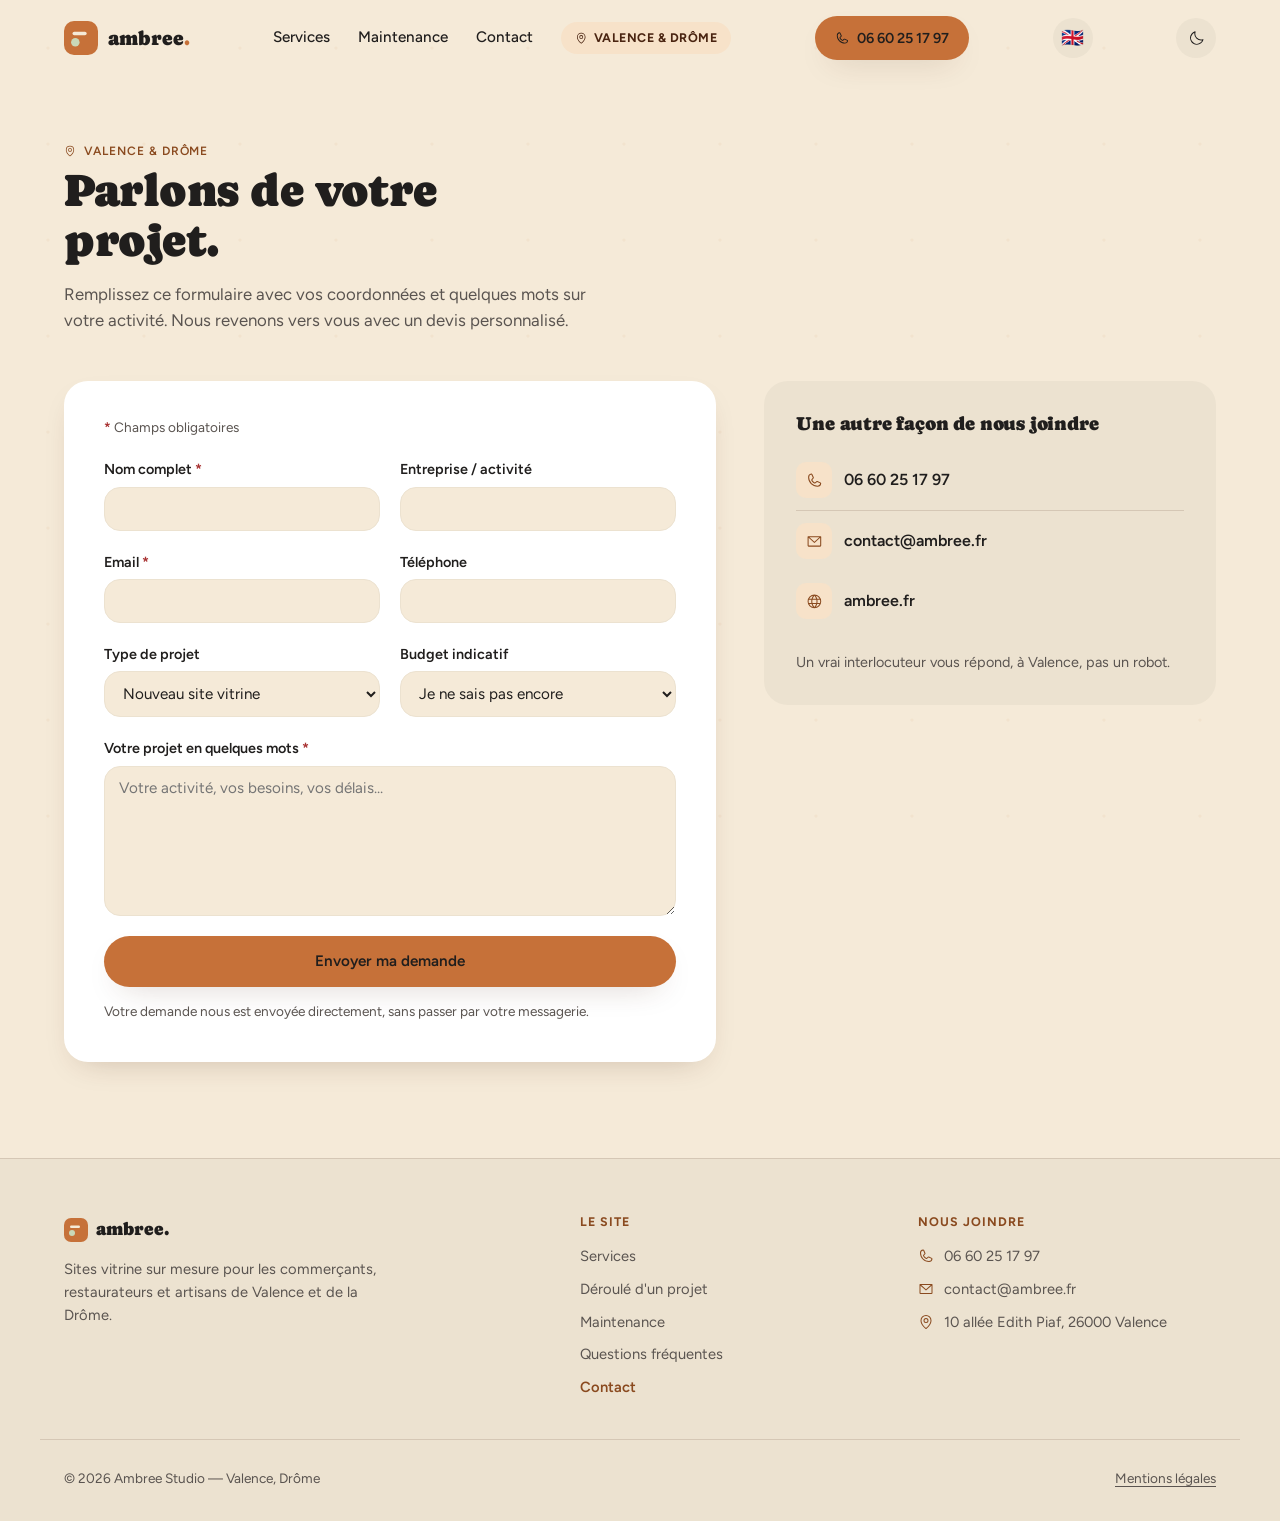
<file: contact.html>
<!DOCTYPE html>
<html lang="fr">
<head>
<meta charset="UTF-8">
<meta name="viewport" content="width=device-width, initial-scale=1">
<title>Contact — Ambree Studio</title>
<meta name="description" content="Décrivez votre projet de site web à Ambree Studio : vos coordonnées, votre activité et vos besoins. Réponse personnalisée, sans engagement.">
<link rel="canonical" href="https://ambree.fr/contact.html">

<!-- Aperçu au partage (SMS, WhatsApp, Facebook, LinkedIn…) -->
<meta property="og:type" content="website">
<meta property="og:site_name" content="Ambree Studio">
<meta property="og:locale" content="fr_FR">
<meta property="og:url" content="https://ambree.fr/contact.html">
<meta property="og:title" content="Contact — Ambree Studio">
<meta property="og:description" content="Décrivez votre projet de site web : vos coordonnées, votre activité et vos besoins. Réponse personnalisée, sans engagement.">
<meta property="og:image" content="https://ambree.fr/og-image.png">
<meta property="og:image:width" content="1200">
<meta property="og:image:height" content="630">
<meta property="og:image:alt" content="Ambree Studio — création de sites web à Valence et dans la Drôme">
<meta name="twitter:card" content="summary_large_image">
<meta name="theme-color" content="#c67139">

<script>
  (function () {
    var storedTheme = localStorage.getItem("ambree-theme");
    var theme = storedTheme || (window.matchMedia("(prefers-color-scheme: dark)").matches ? "dark" : "light");
    document.documentElement.setAttribute("data-theme", theme);

    var storedLang = localStorage.getItem("ambree-lang");
    if (storedLang) document.documentElement.setAttribute("lang", storedLang);
  })();
</script>

<link rel="icon" href="data:image/svg+xml,%3Csvg xmlns='http://www.w3.org/2000/svg' viewBox='0 0 48 48'%3E%3Crect width='48' height='48' rx='14' fill='%23c67139'/%3E%3Crect x='12' y='15' width='20' height='5' rx='2.5' fill='%23f5ead8'/%3E%3Ccircle cx='16' cy='30' r='6' fill='%23c9d8b8'/%3E%3C/svg%3E">

<link rel="preconnect" href="https://fonts.googleapis.com">
<link rel="preconnect" href="https://fonts.gstatic.com" crossorigin>
<link href="https://fonts.googleapis.com/css2?family=Caprasimo&family=Figtree:wght@400;500;600;700&display=swap" rel="stylesheet">

<link rel="stylesheet" href="styles.css?v=13">
</head>
<body>

<a class="skip-link" href="#contactForm" data-i18n="a11y.skip">Aller au contenu</a>

<!-- Trame de fond animée (voir la section « Trame de fond » de script.js).
     Purement décorative, donc masquée aux lecteurs d'écran. -->
<canvas class="trame" id="trame" aria-hidden="true"></canvas>

<!-- Sprite d'icônes (Phosphor Regular, licence MIT) — sous-ensemble utilisé par
     cette page. Voir COMPOSANTS.md pour la liste complète et la procédure. -->
<svg class="sprite" aria-hidden="true" focusable="false" xmlns="http://www.w3.org/2000/svg">
<symbol id="i-map-pin" viewBox="0 0 256 256"><path d="M128,64a40,40,0,1,0,40,40A40,40,0,0,0,128,64Zm0,64a24,24,0,1,1,24-24A24,24,0,0,1,128,128Zm0-112a88.1,88.1,0,0,0-88,88c0,31.4,14.51,64.68,42,96.25a254.19,254.19,0,0,0,41.45,38.3,8,8,0,0,0,9.18,0A254.19,254.19,0,0,0,174,200.25c27.45-31.57,42-64.85,42-96.25A88.1,88.1,0,0,0,128,16Zm0,206c-16.53-13-72-60.75-72-118a72,72,0,0,1,144,0C200,161.23,144.53,209,128,222Z"/></symbol>
<symbol id="i-list" viewBox="0 0 256 256"><path d="M224,128a8,8,0,0,1-8,8H40a8,8,0,0,1,0-16H216A8,8,0,0,1,224,128ZM40,72H216a8,8,0,0,0,0-16H40a8,8,0,0,0,0,16ZM216,184H40a8,8,0,0,0,0,16H216a8,8,0,0,0,0-16Z"/></symbol>
<symbol id="i-x" viewBox="0 0 256 256"><path d="M205.66,194.34a8,8,0,0,1-11.32,11.32L128,139.31,61.66,205.66a8,8,0,0,1-11.32-11.32L116.69,128,50.34,61.66A8,8,0,0,1,61.66,50.34L128,116.69l66.34-66.35a8,8,0,0,1,11.32,11.32L139.31,128Z"/></symbol>
<symbol id="i-moon" viewBox="0 0 256 256"><path d="M233.54,142.23a8,8,0,0,0-8-2,88.08,88.08,0,0,1-109.8-109.8,8,8,0,0,0-10-10,104.84,104.84,0,0,0-52.91,37A104,104,0,0,0,136,224a103.09,103.09,0,0,0,62.52-20.88,104.84,104.84,0,0,0,37-52.91A8,8,0,0,0,233.54,142.23ZM188.9,190.34A88,88,0,0,1,65.66,67.11a89,89,0,0,1,31.4-26A106,106,0,0,0,96,56,104.11,104.11,0,0,0,200,160a106,106,0,0,0,14.92-1.06A89,89,0,0,1,188.9,190.34Z"/></symbol>
<symbol id="i-sun" viewBox="0 0 256 256"><path d="M120,40V16a8,8,0,0,1,16,0V40a8,8,0,0,1-16,0Zm72,88a64,64,0,1,1-64-64A64.07,64.07,0,0,1,192,128Zm-16,0a48,48,0,1,0-48,48A48.05,48.05,0,0,0,176,128ZM58.34,69.66A8,8,0,0,0,69.66,58.34l-16-16A8,8,0,0,0,42.34,53.66Zm0,116.68-16,16a8,8,0,0,0,11.32,11.32l16-16a8,8,0,0,0-11.32-11.32ZM192,72a8,8,0,0,0,5.66-2.34l16-16a8,8,0,0,0-11.32-11.32l-16,16A8,8,0,0,0,192,72Zm5.66,114.34a8,8,0,0,0-11.32,11.32l16,16a8,8,0,0,0,11.32-11.32ZM48,128a8,8,0,0,0-8-8H16a8,8,0,0,0,0,16H40A8,8,0,0,0,48,128Zm80,80a8,8,0,0,0-8,8v24a8,8,0,0,0,16,0V216A8,8,0,0,0,128,208Zm112-88H216a8,8,0,0,0,0,16h24a8,8,0,0,0,0-16Z"/></symbol>
<symbol id="i-phone" viewBox="0 0 256 256"><path d="M222.37,158.46l-47.11-21.11-.13-.06a16,16,0,0,0-15.17,1.4,8.12,8.12,0,0,0-.75.56L134.87,160c-15.42-7.49-31.34-23.29-38.83-38.51l20.78-24.71c.2-.25.39-.5.57-.77a16,16,0,0,0,1.32-15.06l0-.12L97.54,33.64a16,16,0,0,0-16.62-9.52A56.26,56.26,0,0,0,32,80c0,79.4,64.6,144,144,144a56.26,56.26,0,0,0,55.88-48.92A16,16,0,0,0,222.37,158.46ZM176,208A128.14,128.14,0,0,1,48,80,40.2,40.2,0,0,1,82.87,40a.61.61,0,0,0,0,.12l21,47L83.2,111.86a6.13,6.13,0,0,0-.57.77,16,16,0,0,0-1,15.7c9.06,18.53,27.73,37.06,46.46,46.11a16,16,0,0,0,15.75-1.14,8.44,8.44,0,0,0,.74-.56L168.89,152l47,21.05h0s.08,0,.11,0A40.21,40.21,0,0,1,176,208Z"/></symbol>
<symbol id="i-envelope-simple" viewBox="0 0 256 256"><path d="M224,48H32a8,8,0,0,0-8,8V192a16,16,0,0,0,16,16H216a16,16,0,0,0,16-16V56A8,8,0,0,0,224,48ZM203.43,64,128,133.15,52.57,64ZM216,192H40V74.19l82.59,75.71a8,8,0,0,0,10.82,0L216,74.19V192Z"/></symbol>
<symbol id="i-globe" viewBox="0 0 256 256"><path d="M128,24h0A104,104,0,1,0,232,128,104.12,104.12,0,0,0,128,24Zm88,104a87.61,87.61,0,0,1-3.33,24H174.16a157.44,157.44,0,0,0,0-48h38.51A87.61,87.61,0,0,1,216,128ZM102,168H154a115.11,115.11,0,0,1-26,45A115.27,115.27,0,0,1,102,168Zm-3.9-16a140.84,140.84,0,0,1,0-48h59.88a140.84,140.84,0,0,1,0,48ZM40,128a87.61,87.61,0,0,1,3.33-24H81.84a157.44,157.44,0,0,0,0,48H43.33A87.61,87.61,0,0,1,40,128ZM154,88H102a115.11,115.11,0,0,1,26-45A115.27,115.27,0,0,1,154,88Zm52.33,0H170.71a135.28,135.28,0,0,0-22.3-45.6A88.29,88.29,0,0,1,206.37,88ZM107.59,42.4A135.28,135.28,0,0,0,85.29,88H49.63A88.29,88.29,0,0,1,107.59,42.4ZM49.63,168H85.29a135.28,135.28,0,0,0,22.3,45.6A88.29,88.29,0,0,1,49.63,168Zm98.78,45.6a135.28,135.28,0,0,0,22.3-45.6h35.66A88.29,88.29,0,0,1,148.41,213.6Z"/></symbol>
</svg>

<div id="scroll-sentinel" aria-hidden="true"></div>

<header class="site-header" id="siteHeader">
  <div class="wrap nav">
    <a href="index.html" class="brand">
      <svg width="34" height="34" viewBox="0 0 48 48" aria-hidden="true">
        <rect width="48" height="48" rx="14" fill="var(--accent)"/>
        <rect x="12" y="15" width="20" height="5" rx="2.5" fill="var(--bg)"/>
        <circle cx="16" cy="30" r="6" fill="var(--sage-light)"/>
      </svg>
      <span>ambree<span class="brand-dot">.</span></span>
    </a>

    <nav class="nav-links" id="navLinks">
      <a href="index.html#services" data-i18n="nav.services">Services</a>
      <a href="index.html#maintenance" data-i18n="nav.maintenance">Maintenance</a>
      <a href="contact.html" data-i18n="nav.contact" aria-current="page">Contact</a>
      <span class="nav-locale">
        <svg class="icon" aria-hidden="true"><use href="#i-map-pin"></use></svg> Valence &amp; Drôme
      </span>
      <a href="tel:+33660251797" class="btn btn-primary nav-cta-mobile">
        <svg class="icon" aria-hidden="true"><use href="#i-phone"></use></svg> 06 60 25 17 97
      </a>
    </nav>

    <!-- Sur la page de contact, le CTA « Discutons de votre projet » pointerait
         vers la page courante : on propose l'appel direct à la place. -->
    <a href="tel:+33660251797" class="btn btn-primary nav-cta">
      <svg class="icon" aria-hidden="true"><use href="#i-phone"></use></svg> 06 60 25 17 97
    </a>

    <button class="lang-toggle" id="langToggle" aria-label="Switch to English">
      <span class="lang-flag" aria-hidden="true">🇬🇧</span>
    </button>

    <button class="theme-toggle" id="themeToggle" aria-label="Changer de thème" aria-pressed="false">
      <svg class="icon" aria-hidden="true"><use href="#i-moon"></use></svg>
    </button>

    <button class="nav-toggle" id="navToggle" aria-label="Ouvrir le menu" aria-expanded="false" aria-controls="navLinks">
      <svg class="icon" aria-hidden="true"><use href="#i-list"></use></svg>
    </button>
  </div>
</header>

<main>
  <section class="contact-hero">
    <div class="wrap">
      <span class="eyebrow"><svg class="icon" aria-hidden="true"><use href="#i-map-pin"></use></svg> Valence &amp; Drôme</span>
      <h1 data-i18n="contact.hero.h1">Parlons de votre projet.</h1>
      <p data-i18n="contact.hero.sub">Remplissez ce formulaire avec vos coordonnées et quelques mots sur votre activité. Nous revenons vers vous avec un devis personnalisé.</p>
    </div>
  </section>

  <section class="contact-main">
    <div class="wrap contact-grid">
      <!-- novalidate désactive les bulles natives du navigateur au profit de
           messages en français/anglais, placés sous le champ et annoncés aux
           lecteurs d'écran (aria-describedby + role="alert"). -->
      <form class="contact-form" id="contactForm" novalidate>
        <p class="form-required-note">
          <span class="req" aria-hidden="true">*</span> <span data-i18n="form.requiredNote">Champs obligatoires</span>
        </p>

        <!-- Piège à robots : hors écran et non focusable, donc invisible pour
             un visiteur mais rempli par la plupart des robots à spam. Une
             soumission où ce champ est rempli est abandonnée silencieusement. -->
        <div class="hp" aria-hidden="true">
          <label for="cf-website">Ne pas remplir ce champ</label>
          <input type="text" id="cf-website" name="website" tabindex="-1" autocomplete="off">
        </div>

        <div class="field-row">
          <div class="field">
            <label for="cf-name"><span data-i18n="label.fullName">Nom complet</span> <span class="req" aria-hidden="true">*</span></label>
            <input type="text" id="cf-name" name="name" autocomplete="name" required aria-describedby="err-name">
            <p class="field-error" id="err-name" role="alert" hidden></p>
          </div>
          <div class="field">
            <label for="cf-company" data-i18n="label.companyActivity">Entreprise / activité</label>
            <input type="text" id="cf-company" name="company" autocomplete="organization">
          </div>
        </div>

        <div class="field-row">
          <div class="field">
            <label for="cf-email"><span data-i18n="label.email">Email</span> <span class="req" aria-hidden="true">*</span></label>
            <input type="email" id="cf-email" name="email" autocomplete="email" required aria-describedby="err-email">
            <p class="field-error" id="err-email" role="alert" hidden></p>
          </div>
          <div class="field">
            <label for="cf-phone" data-i18n="label.phone">Téléphone</label>
            <input type="tel" id="cf-phone" name="phone" autocomplete="tel">
          </div>
        </div>

        <div class="field-row">
          <div class="field">
            <label for="cf-project" data-i18n="label.projectType">Type de projet</label>
            <select id="cf-project" name="project">
              <option data-i18n="option.newSite">Nouveau site vitrine</option>
              <option data-i18n="option.redesign">Refonte d'un site existant</option>
              <option data-i18n="option.ecommerce">E-commerce</option>
              <option data-i18n="option.other">Autre</option>
            </select>
          </div>
          <div class="field">
            <label for="cf-budget" data-i18n="label.budget">Budget indicatif</label>
            <!-- data-plan sert à la pré-sélection depuis les cartes tarifs
                 (contact.html?formule=pro). Ne pas ajouter d'attribut value :
                 sans value, FormData renvoie le texte complet de l'option,
                 bien plus lisible dans l'email reçu. -->
            <!-- « Je ne sais pas encore » en premier, donc sélectionné par
                 défaut : sinon toute demande arrivant sans passer par une carte
                 tarif serait étiquetée « Essentiel » alors que le visiteur n'a
                 rien choisi. -->
            <select id="cf-budget" name="budget">
              <option data-i18n="option.budgetUnsure">Je ne sais pas encore</option>
              <option data-plan="essentiel" data-i18n="option.budgetEssential">Essentiel (690 € – 990 €)</option>
              <option data-plan="pro" data-i18n="option.budgetPro">Pro (1 200 € – 1 800 €)</option>
              <option data-plan="premium" data-i18n="option.budgetPremium">Premium (2 200 € – 3 200 €)</option>
            </select>
          </div>
        </div>

        <div class="field">
          <label for="cf-message"><span data-i18n="label.message">Votre projet en quelques mots</span> <span class="req" aria-hidden="true">*</span></label>
          <textarea id="cf-message" name="message" required placeholder="Votre activité, vos besoins, vos délais..." data-i18n-placeholder="placeholder.message" aria-describedby="err-message"></textarea>
          <p class="field-error" id="err-message" role="alert" hidden></p>
        </div>

        <button type="submit" class="btn btn-primary" id="formSubmit" data-i18n="contact.form.submit">Envoyer ma demande</button>
        <p class="form-note" id="formNote" data-i18n="contact.form.note">En cliquant sur envoyer, votre messagerie s'ouvrira avec un message pré-rempli à nous adresser.</p>

        <!-- aria-live : le message de retour est annoncé aux lecteurs d'écran
             sans qu'il y ait eu de changement de page. -->
        <p class="form-success" id="formSuccess" role="status" aria-live="polite" hidden></p>
        <p class="form-error-global" id="formError" role="alert" hidden></p>
      </form>

      <aside class="contact-aside">
        <h2 data-i18n="contact.aside.h2">Une autre façon de nous joindre</h2>

        <a class="contact-aside-row" href="tel:+33660251797">
          <span class="aside-icon"><svg class="icon" aria-hidden="true"><use href="#i-phone"></use></svg></span> 06 60 25 17 97
        </a>
        <a class="contact-aside-row" href="mailto:contact@ambree.fr">
          <span class="aside-icon"><svg class="icon" aria-hidden="true"><use href="#i-envelope-simple"></use></svg></span> contact@ambree.fr
        </a>
        <span class="contact-aside-row">
          <span class="aside-icon"><svg class="icon" aria-hidden="true"><use href="#i-globe"></use></svg></span> ambree.fr
        </span>

        <p class="contact-aside-note" data-i18n="contact.aside.note">Un vrai interlocuteur vous répond, à Valence, pas un robot.</p>
      </aside>
    </div>
  </section>
</main>

<footer class="site-footer">
  <div class="wrap footer-grid">
    <div class="footer-brand-col">
      <a class="footer-brand" href="index.html">
        <svg width="24" height="24" viewBox="0 0 48 48" aria-hidden="true">
          <rect width="48" height="48" rx="14" fill="var(--accent)"/>
          <rect x="12" y="15" width="20" height="5" rx="2.5" fill="var(--bg)"/>
          <circle cx="16" cy="30" r="6" fill="var(--sage-light)"/>
        </svg>
        ambree.
      </a>
      <p class="footer-tagline" data-i18n="footer.tagline">Sites vitrine sur mesure pour les commerçants, restaurateurs et artisans de Valence et de la Drôme.</p>
    </div>

    <nav class="footer-col" aria-labelledby="footer-nav-title">
      <h2 class="footer-col-title" id="footer-nav-title" data-i18n="footer.navTitle">Le site</h2>
      <ul>
        <li><a href="index.html#services" data-i18n="nav.services">Services</a></li>
        <li><a href="index.html#process" data-i18n="footer.process">Déroulé d'un projet</a></li>
        <li><a href="index.html#maintenance" data-i18n="nav.maintenance">Maintenance</a></li>
        <li><a href="index.html#faq" data-i18n="footer.faq">Questions fréquentes</a></li>
        <li><a href="contact.html" aria-current="page" data-i18n="nav.contact">Contact</a></li>
      </ul>
    </nav>

    <div class="footer-col">
      <h2 class="footer-col-title" data-i18n="footer.contactTitle">Nous joindre</h2>
      <ul class="footer-contact">
        <li>
          <svg class="icon" aria-hidden="true"><use href="#i-phone"></use></svg>
          <a href="tel:+33660251797">06 60 25 17 97</a>
        </li>
        <li>
          <svg class="icon" aria-hidden="true"><use href="#i-envelope-simple"></use></svg>
          <a href="mailto:contact@ambree.fr">contact@ambree.fr</a>
        </li>
        <li>
          <svg class="icon" aria-hidden="true"><use href="#i-map-pin"></use></svg>
          <span data-i18n="footer.address">10 allée Edith Piaf, 26000 Valence</span>
        </li>
      </ul>
    </div>
  </div>

  <div class="wrap footer-bottom">
    <span data-i18n="footer.copy">&copy; 2026 Ambree Studio — Valence, Drôme</span>
    <a href="mentions-legales.html" class="footer-legal" data-i18n="footer.legal">Mentions légales</a>
  </div>
</footer>

<script src="script.js?v=14" defer></script>
</body>
</html>
</file>
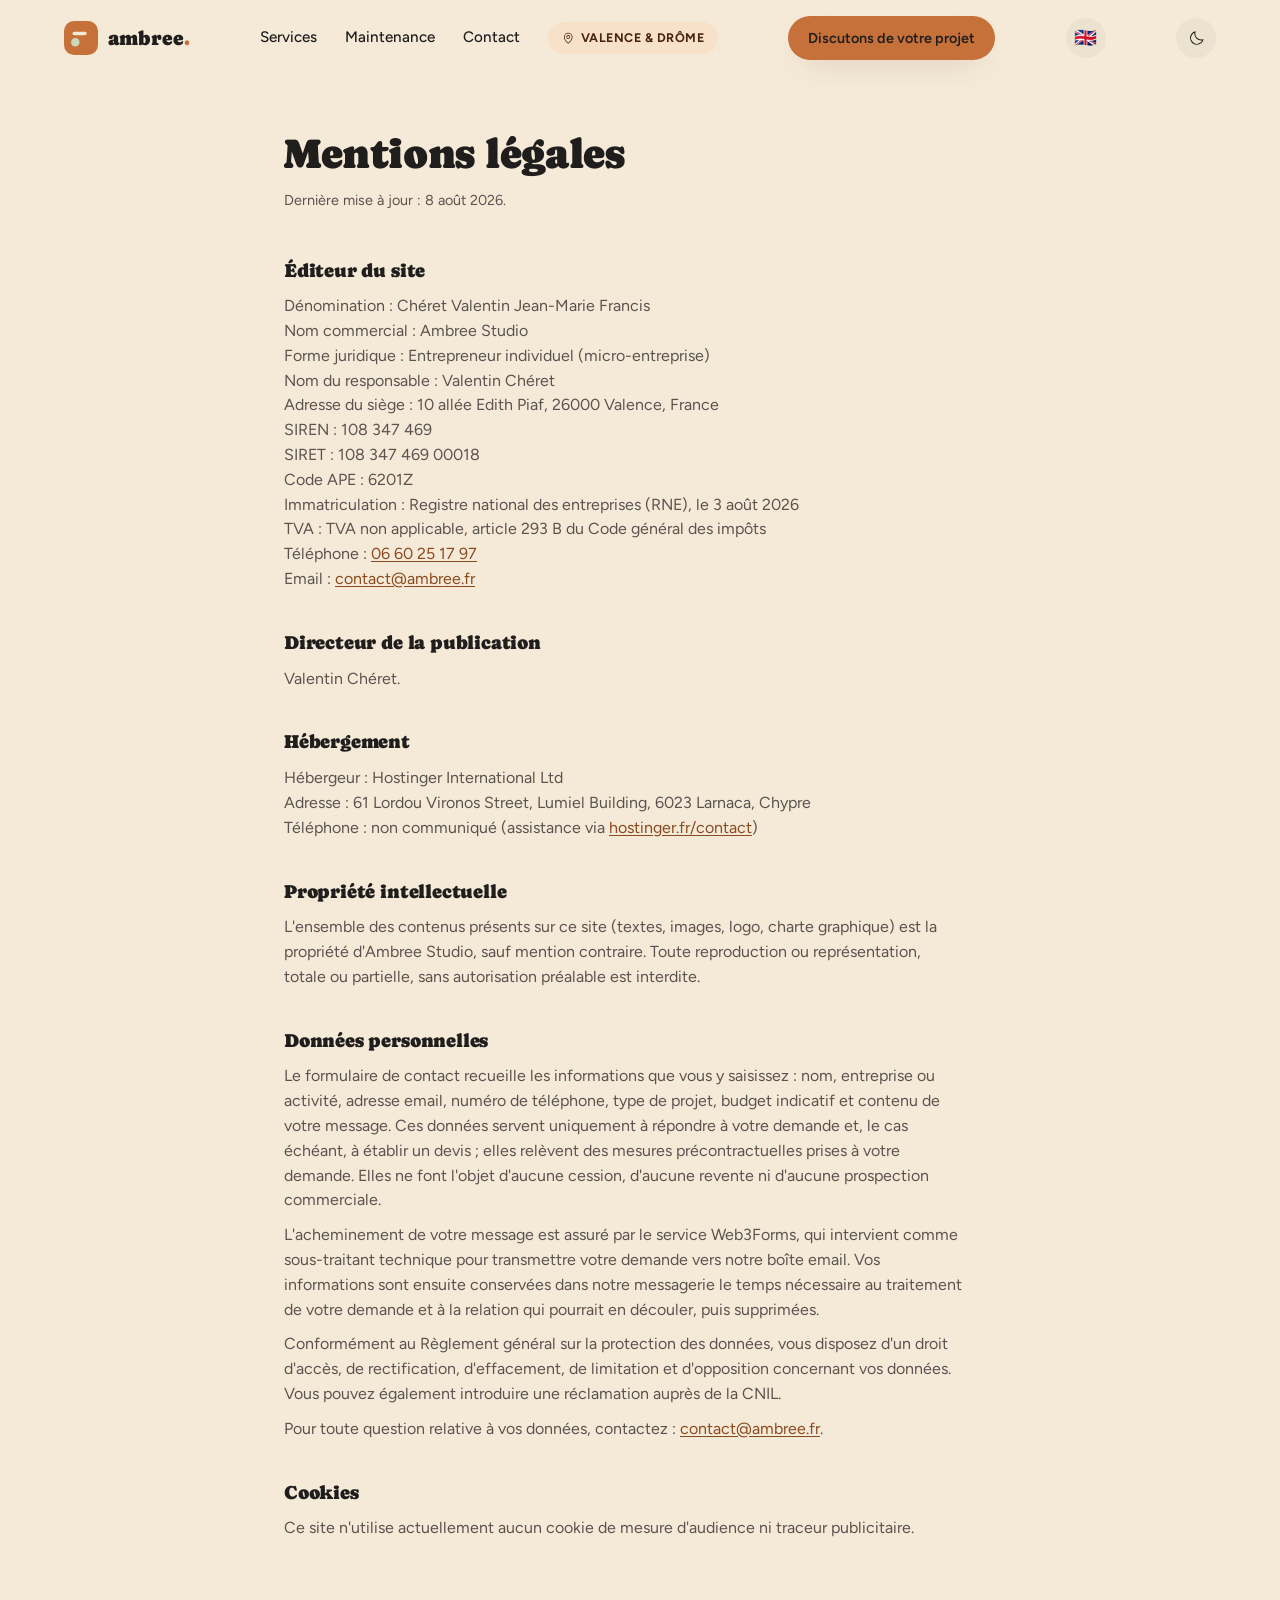
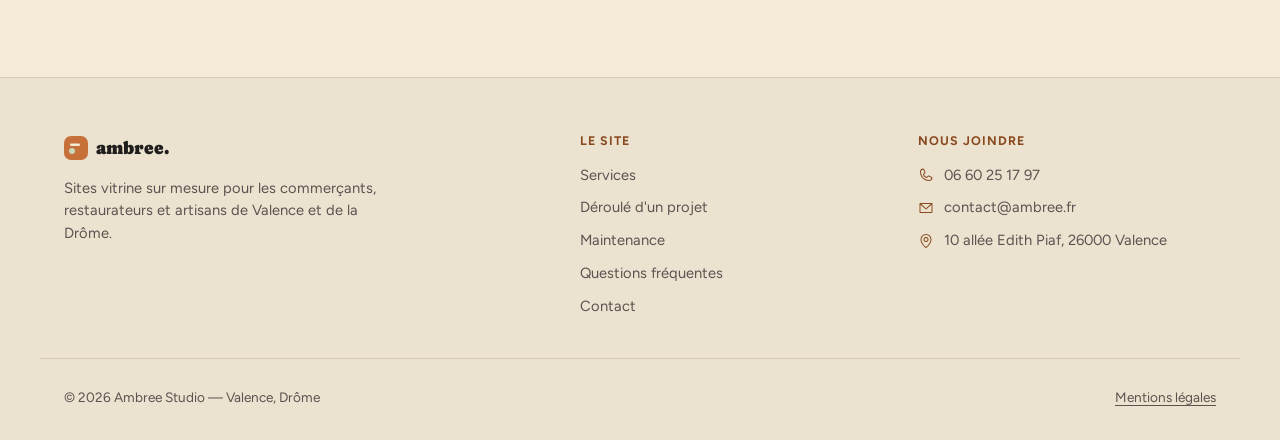
<file: mentions-legales.html>
<!DOCTYPE html>
<html lang="fr">
<head>
<meta charset="UTF-8">
<meta name="viewport" content="width=device-width, initial-scale=1">
<title>Mentions légales — Ambree Studio</title>
<meta name="description" content="Mentions légales d'Ambree Studio, entreprise individuelle de Valentin Chéret, création de sites web à Valence (Drôme). SIREN 108 347 469.">
<link rel="canonical" href="https://ambree.fr/mentions-legales.html">

<script>
  (function () {
    var storedTheme = localStorage.getItem("ambree-theme");
    var theme = storedTheme || (window.matchMedia("(prefers-color-scheme: dark)").matches ? "dark" : "light");
    document.documentElement.setAttribute("data-theme", theme);

    var storedLang = localStorage.getItem("ambree-lang");
    if (storedLang) document.documentElement.setAttribute("lang", storedLang);
  })();
</script>

<link rel="icon" href="data:image/svg+xml,%3Csvg xmlns='http://www.w3.org/2000/svg' viewBox='0 0 48 48'%3E%3Crect width='48' height='48' rx='14' fill='%23c67139'/%3E%3Crect x='12' y='15' width='20' height='5' rx='2.5' fill='%23f5ead8'/%3E%3Ccircle cx='16' cy='30' r='6' fill='%23c9d8b8'/%3E%3C/svg%3E">

<link rel="preconnect" href="https://fonts.googleapis.com">
<link rel="preconnect" href="https://fonts.gstatic.com" crossorigin>
<link href="https://fonts.googleapis.com/css2?family=Caprasimo&family=Figtree:wght@400;500;600;700&display=swap" rel="stylesheet">

<link rel="stylesheet" href="styles.css?v=13">
</head>
<body>

<a class="skip-link" href="#top" data-i18n="a11y.skip">Aller au contenu</a>

<!-- Trame de fond animée (voir la section « Trame de fond » de script.js).
     Purement décorative, donc masquée aux lecteurs d'écran. -->
<canvas class="trame" id="trame" aria-hidden="true"></canvas>

<!-- Sprite d'icônes (Phosphor Regular, licence MIT) — sous-ensemble utilisé par
     cette page. Voir COMPOSANTS.md pour la liste complète et la procédure. -->
<svg class="sprite" aria-hidden="true" focusable="false" xmlns="http://www.w3.org/2000/svg">
<symbol id="i-map-pin" viewBox="0 0 256 256"><path d="M128,64a40,40,0,1,0,40,40A40,40,0,0,0,128,64Zm0,64a24,24,0,1,1,24-24A24,24,0,0,1,128,128Zm0-112a88.1,88.1,0,0,0-88,88c0,31.4,14.51,64.68,42,96.25a254.19,254.19,0,0,0,41.45,38.3,8,8,0,0,0,9.18,0A254.19,254.19,0,0,0,174,200.25c27.45-31.57,42-64.85,42-96.25A88.1,88.1,0,0,0,128,16Zm0,206c-16.53-13-72-60.75-72-118a72,72,0,0,1,144,0C200,161.23,144.53,209,128,222Z"/></symbol>
<symbol id="i-list" viewBox="0 0 256 256"><path d="M224,128a8,8,0,0,1-8,8H40a8,8,0,0,1,0-16H216A8,8,0,0,1,224,128ZM40,72H216a8,8,0,0,0,0-16H40a8,8,0,0,0,0,16ZM216,184H40a8,8,0,0,0,0,16H216a8,8,0,0,0,0-16Z"/></symbol>
<symbol id="i-x" viewBox="0 0 256 256"><path d="M205.66,194.34a8,8,0,0,1-11.32,11.32L128,139.31,61.66,205.66a8,8,0,0,1-11.32-11.32L116.69,128,50.34,61.66A8,8,0,0,1,61.66,50.34L128,116.69l66.34-66.35a8,8,0,0,1,11.32,11.32L139.31,128Z"/></symbol>
<symbol id="i-moon" viewBox="0 0 256 256"><path d="M233.54,142.23a8,8,0,0,0-8-2,88.08,88.08,0,0,1-109.8-109.8,8,8,0,0,0-10-10,104.84,104.84,0,0,0-52.91,37A104,104,0,0,0,136,224a103.09,103.09,0,0,0,62.52-20.88,104.84,104.84,0,0,0,37-52.91A8,8,0,0,0,233.54,142.23ZM188.9,190.34A88,88,0,0,1,65.66,67.11a89,89,0,0,1,31.4-26A106,106,0,0,0,96,56,104.11,104.11,0,0,0,200,160a106,106,0,0,0,14.92-1.06A89,89,0,0,1,188.9,190.34Z"/></symbol>
<symbol id="i-sun" viewBox="0 0 256 256"><path d="M120,40V16a8,8,0,0,1,16,0V40a8,8,0,0,1-16,0Zm72,88a64,64,0,1,1-64-64A64.07,64.07,0,0,1,192,128Zm-16,0a48,48,0,1,0-48,48A48.05,48.05,0,0,0,176,128ZM58.34,69.66A8,8,0,0,0,69.66,58.34l-16-16A8,8,0,0,0,42.34,53.66Zm0,116.68-16,16a8,8,0,0,0,11.32,11.32l16-16a8,8,0,0,0-11.32-11.32ZM192,72a8,8,0,0,0,5.66-2.34l16-16a8,8,0,0,0-11.32-11.32l-16,16A8,8,0,0,0,192,72Zm5.66,114.34a8,8,0,0,0-11.32,11.32l16,16a8,8,0,0,0,11.32-11.32ZM48,128a8,8,0,0,0-8-8H16a8,8,0,0,0,0,16H40A8,8,0,0,0,48,128Zm80,80a8,8,0,0,0-8,8v24a8,8,0,0,0,16,0V216A8,8,0,0,0,128,208Zm112-88H216a8,8,0,0,0,0,16h24a8,8,0,0,0,0-16Z"/></symbol>
<symbol id="i-phone" viewBox="0 0 256 256"><path d="M222.37,158.46l-47.11-21.11-.13-.06a16,16,0,0,0-15.17,1.4,8.12,8.12,0,0,0-.75.56L134.87,160c-15.42-7.49-31.34-23.29-38.83-38.51l20.78-24.71c.2-.25.39-.5.57-.77a16,16,0,0,0,1.32-15.06l0-.12L97.54,33.64a16,16,0,0,0-16.62-9.52A56.26,56.26,0,0,0,32,80c0,79.4,64.6,144,144,144a56.26,56.26,0,0,0,55.88-48.92A16,16,0,0,0,222.37,158.46ZM176,208A128.14,128.14,0,0,1,48,80,40.2,40.2,0,0,1,82.87,40a.61.61,0,0,0,0,.12l21,47L83.2,111.86a6.13,6.13,0,0,0-.57.77,16,16,0,0,0-1,15.7c9.06,18.53,27.73,37.06,46.46,46.11a16,16,0,0,0,15.75-1.14,8.44,8.44,0,0,0,.74-.56L168.89,152l47,21.05h0s.08,0,.11,0A40.21,40.21,0,0,1,176,208Z"/></symbol>
<symbol id="i-envelope-simple" viewBox="0 0 256 256"><path d="M224,48H32a8,8,0,0,0-8,8V192a16,16,0,0,0,16,16H216a16,16,0,0,0,16-16V56A8,8,0,0,0,224,48ZM203.43,64,128,133.15,52.57,64ZM216,192H40V74.19l82.59,75.71a8,8,0,0,0,10.82,0L216,74.19V192Z"/></symbol>
</svg>

<div id="scroll-sentinel" aria-hidden="true"></div>

<header class="site-header" id="siteHeader">
  <div class="wrap nav">
    <a href="index.html" class="brand">
      <svg width="34" height="34" viewBox="0 0 48 48" aria-hidden="true">
        <rect width="48" height="48" rx="14" fill="var(--accent)"/>
        <rect x="12" y="15" width="20" height="5" rx="2.5" fill="var(--bg)"/>
        <circle cx="16" cy="30" r="6" fill="var(--sage-light)"/>
      </svg>
      <span>ambree<span class="brand-dot">.</span></span>
    </a>

    <nav class="nav-links" id="navLinks">
      <a href="index.html#services" data-i18n="nav.services">Services</a>
      <a href="index.html#maintenance" data-i18n="nav.maintenance">Maintenance</a>
      <a href="contact.html" data-i18n="nav.contact">Contact</a>
      <span class="nav-locale">
        <svg class="icon" aria-hidden="true"><use href="#i-map-pin"></use></svg> Valence &amp; Drôme
      </span>
      <a href="contact.html" class="btn btn-primary nav-cta-mobile" data-i18n="cta.contact">Discutons de votre projet</a>
    </nav>

    <a href="contact.html" class="btn btn-primary nav-cta" data-i18n="cta.contact">Discutons de votre projet</a>

    <button class="lang-toggle" id="langToggle" aria-label="Switch to English">
      <span class="lang-flag" aria-hidden="true">🇬🇧</span>
    </button>

    <button class="theme-toggle" id="themeToggle" aria-label="Changer de thème" aria-pressed="false">
      <svg class="icon" aria-hidden="true"><use href="#i-moon"></use></svg>
    </button>

    <button class="nav-toggle" id="navToggle" aria-label="Ouvrir le menu" aria-expanded="false" aria-controls="navLinks">
      <svg class="icon" aria-hidden="true"><use href="#i-list"></use></svg>
    </button>
  </div>
</header>

<main id="top">
  <section class="legal">
    <div class="wrap">
      <h1 data-i18n="legal.title">Mentions légales</h1>
      <p class="legal-en-notice" data-i18n="legal.enNotice" data-i18n-hide-if-empty hidden></p>
      <p class="updated" data-i18n="legal.updated">Dernière mise à jour : 8 août 2026.</p>

      <section>
        <h2 data-i18n="legal.editor.h2">Éditeur du site</h2>
        <p>
          <span data-i18n="label.companyName">Dénomination</span> : Chéret Valentin Jean-Marie Francis<br>
          <span data-i18n="label.tradeName">Nom commercial</span> : Ambree Studio<br>
          <span data-i18n="label.legalForm">Forme juridique</span> : <span data-i18n="value.legalForm">Entrepreneur individuel (micro-entreprise)</span><br>
          <span data-i18n="label.manager">Nom du responsable</span> : Valentin Chéret<br>
          <span data-i18n="label.registeredAddress">Adresse du siège</span> : 10 allée Edith Piaf, 26000 Valence, France<br>
          <span data-i18n="label.siren">SIREN</span> : 108 347 469<br>
          <span data-i18n="label.siret">SIRET</span> : 108 347 469 00018<br>
          <span data-i18n="label.ape">Code APE</span> : 6201Z<br>
          <span data-i18n="label.registry">Immatriculation</span> : <span data-i18n="value.registry">Registre national des entreprises (RNE), le 3 août 2026</span><br>
          <span data-i18n="label.vat">TVA</span> : <span data-i18n="value.vat">TVA non applicable, article 293 B du Code général des impôts</span><br>
          <span data-i18n="label.phone">Téléphone</span> : <a class="inline-link" href="tel:+33660251797">06 60 25 17 97</a><br>
          <span data-i18n="label.email">Email</span> : <a class="inline-link" href="mailto:contact@ambree.fr">contact@ambree.fr</a>
        </p>
      </section>

      <section>
        <h2 data-i18n="legal.director.h2">Directeur de la publication</h2>
        <p>Valentin Chéret.</p>
      </section>

      <section>
        <h2 data-i18n="legal.hosting.h2">Hébergement</h2>
        <p>
          <span data-i18n="label.host">Hébergeur</span> : Hostinger International Ltd<br>
          <span data-i18n="label.address">Adresse</span> : 61 Lordou Vironos Street, Lumiel Building, 6023 Larnaca, Chypre<br>
          <span data-i18n="label.phone">Téléphone</span> : <span data-i18n="legal.hosting.noPhonePre">non communiqué (assistance via</span> <a class="inline-link" href="https://www.hostinger.fr/contact" target="_blank" rel="noopener">hostinger.fr/contact</a><span data-i18n="legal.hosting.noPhonePost">)</span>
        </p>
      </section>

      <section>
        <h2 data-i18n="legal.ip.h2">Propriété intellectuelle</h2>
        <p data-i18n="legal.ip.body">L'ensemble des contenus présents sur ce site (textes, images, logo, charte graphique) est la propriété d'Ambree Studio, sauf mention contraire. Toute reproduction ou représentation, totale ou partielle, sans autorisation préalable est interdite.</p>
      </section>

      <section>
        <h2 data-i18n="legal.data.h2">Données personnelles</h2>
        <p data-i18n="legal.data.body1">Le formulaire de contact recueille les informations que vous y saisissez : nom, entreprise ou activité, adresse email, numéro de téléphone, type de projet, budget indicatif et contenu de votre message. Ces données servent uniquement à répondre à votre demande et, le cas échéant, à établir un devis ; elles relèvent des mesures précontractuelles prises à votre demande. Elles ne font l'objet d'aucune cession, d'aucune revente ni d'aucune prospection commerciale.</p>
        <p data-i18n="legal.data.body2">L'acheminement de votre message est assuré par le service Web3Forms, qui intervient comme sous-traitant technique pour transmettre votre demande vers notre boîte email. Vos informations sont ensuite conservées dans notre messagerie le temps nécessaire au traitement de votre demande et à la relation qui pourrait en découler, puis supprimées.</p>
        <p data-i18n="legal.data.body3">Conformément au Règlement général sur la protection des données, vous disposez d'un droit d'accès, de rectification, d'effacement, de limitation et d'opposition concernant vos données. Vous pouvez également introduire une réclamation auprès de la CNIL.</p>
        <p><span data-i18n="legal.data.contactPre">Pour toute question relative à vos données, contactez :</span> <a class="inline-link" href="mailto:contact@ambree.fr">contact@ambree.fr</a>.</p>
      </section>

      <section>
        <h2 data-i18n="legal.cookies.h2">Cookies</h2>
        <p data-i18n="legal.cookies.body">Ce site n'utilise actuellement aucun cookie de mesure d'audience ni traceur publicitaire.</p>
      </section>
    </div>
  </section>
</main>

<footer class="site-footer">
  <div class="wrap footer-grid">
    <div class="footer-brand-col">
      <a class="footer-brand" href="index.html">
        <svg width="24" height="24" viewBox="0 0 48 48" aria-hidden="true">
          <rect width="48" height="48" rx="14" fill="var(--accent)"/>
          <rect x="12" y="15" width="20" height="5" rx="2.5" fill="var(--bg)"/>
          <circle cx="16" cy="30" r="6" fill="var(--sage-light)"/>
        </svg>
        ambree.
      </a>
      <p class="footer-tagline" data-i18n="footer.tagline">Sites vitrine sur mesure pour les commerçants, restaurateurs et artisans de Valence et de la Drôme.</p>
    </div>

    <nav class="footer-col" aria-labelledby="footer-nav-title">
      <h2 class="footer-col-title" id="footer-nav-title" data-i18n="footer.navTitle">Le site</h2>
      <ul>
        <li><a href="index.html#services" data-i18n="nav.services">Services</a></li>
        <li><a href="index.html#process" data-i18n="footer.process">Déroulé d'un projet</a></li>
        <li><a href="index.html#maintenance" data-i18n="nav.maintenance">Maintenance</a></li>
        <li><a href="index.html#faq" data-i18n="footer.faq">Questions fréquentes</a></li>
        <li><a href="contact.html" data-i18n="nav.contact">Contact</a></li>
      </ul>
    </nav>

    <div class="footer-col">
      <h2 class="footer-col-title" data-i18n="footer.contactTitle">Nous joindre</h2>
      <ul class="footer-contact">
        <li>
          <svg class="icon" aria-hidden="true"><use href="#i-phone"></use></svg>
          <a href="tel:+33660251797">06 60 25 17 97</a>
        </li>
        <li>
          <svg class="icon" aria-hidden="true"><use href="#i-envelope-simple"></use></svg>
          <a href="mailto:contact@ambree.fr">contact@ambree.fr</a>
        </li>
        <li>
          <svg class="icon" aria-hidden="true"><use href="#i-map-pin"></use></svg>
          <span data-i18n="footer.address">10 allée Edith Piaf, 26000 Valence</span>
        </li>
      </ul>
    </div>
  </div>

  <div class="wrap footer-bottom">
    <span data-i18n="footer.copy">&copy; 2026 Ambree Studio — Valence, Drôme</span>
    <a href="mentions-legales.html" class="footer-legal" aria-current="page" data-i18n="footer.legal">Mentions légales</a>
  </div>
</footer>

<script src="script.js?v=14" defer></script>
</body>
</html>
</file>
<file: styles.css>
/* ==========================================================================
   Ambree Studio — design tokens
   Colors and type come directly from the client's existing charte graphique.
   ========================================================================== */

:root {
  --bg: #f5ead8;
  --bg-alt: #ece2d0;
  --surface: #ffffff;
  --text: #201e1d;
  --text-soft: #5a5450;

  --accent-100: #f7e2c9;
  --accent-300: #e8a874;
  --accent: #c67139;
  --accent-700: #8a4a1f;
  --accent-900: #4a2411;

  --sage: #7a8a5e;
  --sage-light: #c9d8b8;
  --sage-900: #37432a;

  /* Texte posé sur un aplat terracotta (--accent).
     Le charbon donne 4.6:1 sur #c67139 : c'est la seule famille de teintes
     qui passe le seuil AA (4.5:1) sans toucher à la couleur de marque —
     du crème sur terracotta plafonne à 3.4:1. Volontairement opaque :
     la moindre transparence repasse sous le seuil. */
  --on-accent: #201e1d;
  /* Survol des surfaces terracotta : on éclaircit (au lieu d'assombrir)
     pour que --on-accent reste lisible dans les deux thèmes. */
  --accent-hover: #d4894f;

  /* Couleur fonctionnelle d'erreur de formulaire. Absente de la charte, mais
     indispensable : le terracotta est la couleur d'action, il ne peut pas
     signaler une erreur. Brique sourde choisie pour rester dans la famille
     chaude — 5,6:1 sur le crème. */
  --error: #a83232;

  /* Filets et séparateurs. Étaient codés en dur en rgba(74,36,17,…),
     donc invisibles en thème sombre. */
  --line: rgba(74, 36, 17, 0.14);
  --line-soft: rgba(74, 36, 17, 0.08);
  /* Fond du header une fois flouté au scroll. */
  --header-bg: rgba(245, 234, 216, 0.85);

  --radius-lg: 24px;
  --radius-md: 16px;
  --radius-pill: 999px;

  --font-display: "Caprasimo", serif;
  --font-body: "Figtree", -apple-system, BlinkMacSystemFont, "Segoe UI", sans-serif;

  --shadow-soft: 0 12px 32px -16px rgba(74, 36, 17, 0.28);
  --ease: cubic-bezier(0.16, 1, 0.3, 1);
}

:root[data-theme="dark"] {
  --bg: #201e1d;
  --bg-alt: #2a2725;
  --surface: #2a2725;
  --text: #f5ead8;
  --text-soft: #cfc5b8;

  --accent-100: #4a2411;
  --accent-300: #a85a2c;
  --accent: #e08a52;
  --accent-700: #f0b384;
  --accent-900: #f7e2c9;

  --sage: #a9bb8c;
  --sage-light: #566645;
  --sage-900: #eef2e2;

  /* Le terracotta clair du thème sombre (#e08a52) est encore plus lumineux :
     le charbon y donne 6.3:1, donc --on-accent ne change pas de valeur. */
  --on-accent: #201e1d;
  --accent-hover: #f0b384;

  /* Version éclaircie pour rester lisible sur le charbon — 7,5:1. */
  --error: #f0968c;

  --line: rgba(245, 234, 216, 0.16);
  --line-soft: rgba(245, 234, 216, 0.10);
  --header-bg: rgba(32, 30, 29, 0.85);

  --shadow-soft: 0 12px 32px -16px rgba(0, 0, 0, 0.5);
}

/* ---- Reset ---- */
* { box-sizing: border-box; margin: 0; padding: 0; }
html { scroll-behavior: smooth; }
@media (prefers-reduced-motion: reduce) {
  html { scroll-behavior: auto; }
  *, *::before, *::after {
    animation-duration: 0.001ms !important;
    animation-iteration-count: 1 !important;
    transition-duration: 0.001ms !important;
    scroll-behavior: auto !important;
  }
}

body {
  background: var(--bg);
  color: var(--text);
  font-family: var(--font-body);
  font-size: 16px;
  line-height: 1.55;
  -webkit-font-smoothing: antialiased;
  transition: background-color 0.3s var(--ease), color 0.3s var(--ease);
}

img { display: block; max-width: 100%; }
a { color: inherit; text-decoration: none; }
button { font: inherit; cursor: pointer; border: none; background: none; color: inherit; }
ul { list-style: none; }

/* ---- Trame de fond ----
   Canvas fixe couvrant la fenêtre, placé derrière tout le contenu.
   z-index négatif : l'élément se peint au-dessus du fond de page (qui est
   celui de la racine) mais sous le contenu, sans avoir à positionner
   <main> ni <footer>.
   pointer-events: none est indispensable — sans lui, le canvas intercepterait
   tous les clics de la page. */
.trame {
  position: fixed;
  inset: 0;
  z-index: -1;
  pointer-events: none;
}

/* ---- Icônes ----
   Sprite SVG inline (en haut du <body>) au lieu du webfont Phosphor chargé
   depuis unpkg : plus aucune requête tierce, et les icônes sont là au premier
   rendu au lieu d'apparaître après coup. */
.sprite {
  position: absolute;
  width: 0;
  height: 0;
  overflow: hidden;
}

.icon {
  width: 1em;
  height: 1em;
  flex: none;
  fill: currentColor;   /* hérité par le contenu du <symbol> via <use> */
  vertical-align: -0.135em;
}

/* ---- Accessibilité clavier ---- */
:focus-visible {
  outline: 2px solid var(--accent-700);
  outline-offset: 3px;
  border-radius: 4px;
}

/* Lien d'évitement : invisible jusqu'à ce qu'on l'atteigne au clavier. */
.skip-link {
  position: absolute;
  left: 16px;
  top: -100px;
  z-index: 100;
  padding: 12px 20px;
  border-radius: var(--radius-pill);
  background: var(--accent);
  color: var(--on-accent);
  font-weight: 600;
  font-size: 0.9rem;
  transition: top 0.2s var(--ease);
}
.skip-link:focus-visible { top: 12px; }

.wrap {
  max-width: 1200px;
  margin-inline: auto;
  padding-inline: 24px;
}

.eyebrow {
  display: inline-flex;
  align-items: center;
  gap: 8px;
  font-size: 12px;
  font-weight: 600;
  letter-spacing: 0.08em;
  text-transform: uppercase;
  color: var(--accent-700);
}

h1, h2, h3 {
  font-family: var(--font-display);
  font-weight: 400;
  line-height: 1.08;
  letter-spacing: -0.01em;
}

h2 { font-size: clamp(1.9rem, 3.2vw, 2.6rem); }
h3 { font-size: 1.3rem; }

.section-head {
  max-width: 640px;
  margin-bottom: 48px;
}
.section-head p {
  margin-top: 14px;
  color: var(--text-soft);
  max-width: 52ch;
}

.btn {
  display: inline-flex;
  align-items: center;
  justify-content: center;
  gap: 8px;
  white-space: nowrap;
  padding: 14px 28px;
  border-radius: var(--radius-pill);
  font-weight: 600;
  font-size: 0.95rem;
  transition: transform 0.25s var(--ease), box-shadow 0.25s var(--ease), background 0.25s var(--ease);
}
.btn:active { transform: translateY(1px) scale(0.98); }

.btn-primary {
  background: var(--accent);
  color: var(--on-accent);
  box-shadow: var(--shadow-soft);
}
.btn-primary:hover { background: var(--accent-hover); box-shadow: none; transform: translateY(-2px); }

.btn-ghost {
  background: transparent;
  color: var(--text);
  border: 1.5px solid var(--text);
}
.btn-ghost:hover { border-color: var(--accent); color: var(--accent-700); }

.btn-light {
  background: var(--bg);
  color: var(--accent-900);
}
.btn-light:hover { transform: translateY(-2px); }

/* ---- Reveal on scroll ---- */
[data-reveal] {
  opacity: 0;
  transform: translateY(28px);
  transition: opacity 0.7s var(--ease), transform 0.7s var(--ease);
}
[data-reveal].is-visible { opacity: 1; transform: translateY(0); }
@media (prefers-reduced-motion: reduce) {
  [data-reveal] { opacity: 1; transform: none; transition: none; }
}

/* ==========================================================================
   Header
   ========================================================================== */

.site-header {
  position: sticky;
  top: 0;
  z-index: 50;
  padding-block: 16px;
  transition: background 0.3s var(--ease), box-shadow 0.3s var(--ease), padding 0.3s var(--ease);
}
/* Le fond passe par --header-bg : la règle utilisait auparavant
   @media (prefers-color-scheme: dark), donc elle suivait l'OS et ignorait
   le choix manuel du bouton de thème (bandeau crème sur un site sombre). */
.site-header.is-scrolled {
  background: var(--header-bg);
  backdrop-filter: blur(14px) saturate(140%);
  -webkit-backdrop-filter: blur(14px) saturate(140%);
  box-shadow: 0 1px 0 var(--line-soft);
  padding-block: 10px;
}

.nav {
  display: flex;
  align-items: center;
  justify-content: space-between;
  gap: 24px;
}

.brand {
  display: flex;
  align-items: center;
  gap: 10px;
  font-family: var(--font-display);
  font-size: 1.25rem;
  color: var(--text);
}
.brand-dot { color: var(--accent); }

.nav-links {
  display: flex;
  align-items: center;
  gap: 28px;
  font-size: 0.95rem;
  font-weight: 500;
}
.nav-links a { transition: color 0.2s var(--ease); }
.nav-links a:hover { color: var(--accent-700); }

.nav-locale {
  display: inline-flex;
  align-items: center;
  gap: 6px;
  padding: 6px 14px;
  border-radius: var(--radius-pill);
  background: var(--accent-100);
  color: var(--accent-900);
  font-size: 0.78rem;
  font-weight: 700;
  letter-spacing: 0.04em;
  text-transform: uppercase;
}

/* Le CTA du header était en `display: none` sans être jamais réactivé :
   il n'apparaissait donc sur aucune largeur d'écran. Il est ici visible à
   partir de 861px ; en dessous, c'est .nav-cta-mobile (dans le menu déplié)
   qui prend le relais, car .nav-cta est un frère de .nav-links et ne peut
   pas se retrouver à l'intérieur du panneau dépliant. */
.nav-cta {
  padding: 11px 20px;
  font-size: 0.9rem;
}

.nav-cta-mobile { display: none; }

.theme-toggle,
.lang-toggle {
  display: inline-flex;
  align-items: center;
  justify-content: center;
  width: 40px;
  height: 40px;
  border-radius: var(--radius-pill);
  background: var(--bg-alt);
  color: var(--text);
  font-size: 1.05rem;
  flex: none;
  transition: background 0.25s var(--ease), transform 0.25s var(--ease);
}
.theme-toggle:hover,
.lang-toggle:hover { background: var(--accent-100); color: var(--accent-900); }
.theme-toggle:active,
.lang-toggle:active { transform: scale(0.92); }
.theme-toggle .icon { transition: transform 0.35s var(--ease); }
.theme-toggle:hover .icon { transform: rotate(-14deg); }
.lang-flag { font-size: 1.15rem; line-height: 1; }

.nav-toggle {
  display: none;
  padding: 8px;
  font-size: 1.4rem;
}

/* Palier intermédiaire : le CTA du header étant désormais affiché, la pastille
   « Valence & Drôme » ferait déborder la barre. L'info reste présente dans le
   hero et dans le footer. */
@media (max-width: 1080px) {
  .nav-locale { display: none; }
}

@media (max-width: 860px) {
  .nav-links, .nav-cta { display: none; }
  .nav-toggle { display: inline-flex; }

  .nav-links.is-open {
    display: flex;
    flex-direction: column;
    align-items: stretch;
    gap: 18px;
    position: absolute;
    top: 100%;
    left: 0;
    right: 0;
    margin: 8px 16px 0;
    padding: 24px;
    background: var(--surface);
    border-radius: var(--radius-md);
    box-shadow: var(--shadow-soft);
  }

  /* Le CTA n'était accessible nulle part sur téléphone : on le remet en bas
     du menu déplié, séparé des liens de navigation. */
  .nav-links.is-open .nav-cta-mobile {
    display: inline-flex;
    margin-top: 6px;
  }
  .nav-links.is-open .nav-locale { align-self: flex-start; }
}

/* ==========================================================================
   Hero
   ========================================================================== */

.hero {
  padding-top: clamp(32px, 6vw, 72px);
  padding-bottom: 88px;
}

.hero-grid {
  display: grid;
  grid-template-columns: 1.05fr 0.95fr;
  gap: 56px;
  align-items: center;
}

.hero-copy .eyebrow { margin-bottom: 18px; }

.hero h1 {
  font-size: clamp(2.4rem, 5vw, 3.6rem);
  max-width: 14ch;
}

.hero-sub {
  margin-top: 20px;
  max-width: 42ch;
  font-size: 1.08rem;
  color: var(--text-soft);
}

.hero-actions {
  margin-top: 34px;
  display: flex;
  flex-wrap: wrap;
  gap: 14px;
}

.hero-visual {
  position: relative;
  aspect-ratio: 4 / 5;
  justify-self: center;
  width: 100%;
  max-width: 420px;
  perspective: 1200px;
}

.hero-photo {
  position: absolute;
  inset: 0;
  border-radius: var(--radius-lg);
  overflow: hidden;
  box-shadow: var(--shadow-soft);
  transform: rotate(-3deg);
  transition: transform 0.2s ease-out, box-shadow 0.3s var(--ease);
  transform-style: preserve-3d;
}
.hero-photo img { width: 100%; height: 100%; object-fit: cover; }

/* Cursor-follow highlight, added by script.js on pointer move */
.hero-photo::after {
  content: "";
  position: absolute;
  inset: 0;
  background: radial-gradient(circle at var(--mx, 50%) var(--my, 50%), rgba(255, 255, 255, 0.4), transparent 55%);
  opacity: 0;
  transition: opacity 0.3s var(--ease);
  mix-blend-mode: soft-light;
  pointer-events: none;
}
.hero-visual.is-active .hero-photo {
  box-shadow: 0 24px 48px -16px rgba(74, 36, 17, 0.38);
}
.hero-visual.is-active .hero-photo::after { opacity: 1; }

@media (prefers-reduced-motion: reduce) {
  .hero-photo { transition: none; }
}

/* ---- Abstract brand-pattern panels (used in place of stock photography) ---- */
.pattern-warm,
.pattern-cool {
  position: relative;
  width: 100%;
  height: 100%;
  overflow: hidden;
}
.pattern-warm {
  background:
    radial-gradient(circle at 22% 18%, rgba(255, 255, 255, 0.35), transparent 42%),
    linear-gradient(155deg, var(--accent-300), var(--accent) 70%);
}
.pattern-cool {
  background:
    radial-gradient(circle at 78% 15%, rgba(255, 255, 255, 0.3), transparent 40%),
    linear-gradient(160deg, var(--sage-light), var(--sage) 75%);
}
.pattern-warm::before,
.pattern-cool::before {
  content: "";
  position: absolute;
  inset: 0;
  background-image: radial-gradient(rgba(255, 255, 255, 0.5) 2px, transparent 2px);
  background-size: 26px 26px;
  opacity: 0.35;
  mix-blend-mode: soft-light;
}

.pattern-shape {
  position: absolute;
  display: block;
}
.shape-circle {
  width: 34%;
  aspect-ratio: 1;
  border-radius: 50%;
  background: var(--bg);
  opacity: 0.9;
  bottom: 12%;
  right: 10%;
}
.shape-circle.alt {
  background: var(--accent-100);
  top: 10%;
  left: 8%;
  bottom: auto;
  right: auto;
  width: 26%;
}
.shape-square {
  width: 30%;
  aspect-ratio: 1;
  border-radius: 22%;
  background: var(--sage-light);
  top: 12%;
  left: 12%;
  transform: rotate(-8deg);
}
.shape-square.alt {
  background: var(--bg);
  bottom: 10%;
  right: 12%;
  top: auto;
  left: auto;
  width: 24%;
  transform: rotate(10deg);
}
.shape-bar {
  width: 42%;
  height: 16%;
  border-radius: 999px;
  background: var(--bg);
  opacity: 0.9;
  bottom: 16%;
  left: 14%;
}

.hero-mark {
  position: absolute;
  bottom: -28px;
  left: -28px;
  width: 132px;
  height: 132px;
  border-radius: 30px;
  background: var(--accent);
  box-shadow: var(--shadow-soft);
  display: flex;
  align-items: center;
  justify-content: center;
  transform: rotate(6deg);
  transition: transform 0.2s ease-out;
}
@media (prefers-reduced-motion: reduce) {
  .hero-mark { transition: none; }
}
.hero-mark svg { width: 62%; height: 62%; }

/* Touch devices have no cursor, so the pointer-follow tilt in script.js
   never triggers. Instead, play the tilt once as the visual scrolls into
   view, reusing the [data-reveal]/.is-visible mechanism already driven by
   the IntersectionObserver in script.js (no scroll listener involved). */
@media (hover: none) {
  .hero-visual.is-visible .hero-photo { animation: tilt-in-hero 1.1s var(--ease) both; }
  .hero-visual.is-visible .hero-mark { animation: tilt-in-mark 1.1s var(--ease) both; }
}

@keyframes tilt-in-hero {
  0% { transform: rotate(-3deg) rotateX(0deg) rotateY(0deg); }
  55% { transform: rotate(-3deg) rotateX(5deg) rotateY(-6deg); }
  100% { transform: rotate(-3deg) rotateX(0deg) rotateY(0deg); }
}
@keyframes tilt-in-mark {
  0% { transform: rotate(6deg) translate(0, 0); }
  55% { transform: rotate(6deg) translate(6px, -5px); }
  100% { transform: rotate(6deg) translate(0, 0); }
}

@media (max-width: 900px) {
  .hero-grid { grid-template-columns: 1fr; }
  .hero-visual { max-width: 320px; margin-top: 8px; }
}

/* ==========================================================================
   Services (pricing formulas)
   ========================================================================== */

.services { padding-block: 88px; }

.plan-grid {
  display: grid;
  grid-template-columns: repeat(3, 1fr);
  gap: 24px;
  /* Cartes de hauteur égale : c'est ce qui aligne les trois boutons entre eux
     alors que les listes de prestations n'ont pas le même nombre de lignes. */
  align-items: stretch;
}

.plan-card {
  display: flex;
  flex-direction: column;
  background: var(--surface);
  border-radius: var(--radius-lg);
  padding: 32px 28px;
  border: 1px solid var(--line-soft);
  transition: transform 0.3s var(--ease), box-shadow 0.3s var(--ease);
}
.plan-card:hover { transform: translateY(-6px); box-shadow: var(--shadow-soft); }

.plan-card.is-featured {
  background: var(--accent);
  color: var(--on-accent);
  border-color: transparent;
  transform: scale(1.04);
  box-shadow: var(--shadow-soft);
}
.plan-card.is-featured:hover { transform: scale(1.04) translateY(-6px); }
/* Opaque et non atténué : sur terracotta, toute transparence fait chuter le
   contraste sous AA. La hiérarchie passe donc par la taille et la graisse. */
.plan-card.is-featured .plan-price { color: var(--on-accent); }

.plan-top {
  display: flex;
  align-items: center;
  gap: 10px;
  margin-bottom: 6px;
}

.plan-badge {
  font-size: 0.68rem;
  font-weight: 700;
  text-transform: uppercase;
  letter-spacing: 0.05em;
  /* Puce contournée plutôt que remplie : un aplat clair sur terracotta ne
     tenait pas le contraste, et le contour est plus proche du ton artisanal. */
  background: transparent;
  border: 1.5px solid var(--on-accent);
  color: var(--on-accent);
  padding: 3px 10px;
  border-radius: var(--radius-pill);
}

.plan-price {
  margin-top: 14px;
  font-family: var(--font-display);
  font-size: 1.5rem;
  color: var(--accent-900);
}

/* ---- Contenu des formules ---- */

/* Ligne « Tout l'Essentiel, plus : » des formules Pro et Premium. */
.plan-includes {
  margin-top: 22px;
  font-size: 0.8rem;
  font-weight: 700;
  letter-spacing: 0.04em;
  text-transform: uppercase;
  color: var(--accent-700);
}
.plan-card.is-featured .plan-includes { color: var(--on-accent); }

.plan-features {
  display: grid;
  gap: 11px;
  margin-top: 16px;
  margin-bottom: 28px;   /* écart minimal conservé au-dessus du bouton */
  font-size: 0.94rem;
}

.plan-features li {
  display: flex;
  align-items: flex-start;
  gap: 10px;
  color: var(--text-soft);
}
.plan-card.is-featured .plan-features li { color: var(--on-accent); }

/* Sauge sur les cartes claires (second accent de la charte, peu employé
   ailleurs) ; charbon sur la carte terracotta, où la sauge ne tiendrait pas
   le contraste minimal de 3:1 exigé pour un élément graphique. */
.plan-features .icon {
  margin-top: 0.22em;
  font-size: 0.95rem;
  color: var(--sage);
}
.plan-card.is-featured .plan-features .icon { color: var(--on-accent); }

/* margin-top: auto colle le bouton en bas de la carte quelle que soit la
   longueur de la liste — c'est ce qui les aligne tous les trois. */
.plan-cta {
  margin-top: auto;
  width: 100%;
}

.plan-note {
  margin-top: 40px;
  color: var(--text-soft);
  font-size: 0.94rem;
}

@media (max-width: 900px) {
  .plan-grid { grid-template-columns: 1fr; }
  .plan-card.is-featured { transform: none; }
  .plan-card.is-featured:hover { transform: translateY(-4px); }
}

/* ---- Options complémentaires (onglets) ---- */
.options { margin-top: 56px; }
.options h3 { margin-bottom: 6px; }

.options-hint {
  margin-bottom: 18px;
  color: var(--text-soft);
  font-size: 0.9rem;
}

.pill-row {
  display: flex;
  flex-wrap: wrap;
  gap: 12px;
}

.pill {
  display: inline-flex;
  flex: none;
  align-items: center;
  gap: 8px;
  padding: 10px 18px;
  border-radius: var(--radius-pill);
  background: var(--sage-light);
  border: 1.5px solid var(--sage);
  color: var(--sage-900);
  font-size: 0.9rem;
  font-weight: 600;
  text-align: left;
  transition: transform 0.2s var(--ease), box-shadow 0.2s var(--ease), background 0.2s var(--ease);
}
.pill:hover { transform: translateY(-2px); box-shadow: var(--shadow-soft); }

/* Onglet actif : inversion complète (fond sauge foncée, texte de la couleur
   du fond de page). La sauge moyenne ne donnait que 3,15:1 avec du crème ;
   la sauge foncée monte à 8,9:1 en thème clair et 14,6:1 en sombre, la
   variable s'inversant d'un thème à l'autre. */
.pill[aria-selected="true"] {
  background: var(--sage-900);
  border-color: var(--sage-900);
  color: var(--bg);
}

/* Les libellés tiennent sur une ligne tant que la place le permet ; sous
   520px, on autorise le retour à la ligne plutôt que de risquer un
   débordement horizontal sur les intitulés les plus longs. */
@media (min-width: 521px) {
  .pill { white-space: nowrap; }
}

.option-panel {
  margin-top: 20px;
  padding: 20px 22px;
  max-width: 70ch;
  border-radius: var(--radius-md);
  background: var(--surface);
  border: 1px solid var(--line);
  color: var(--text-soft);
  font-size: 0.96rem;
}
.option-panel:not([hidden]) { animation: panel-in 0.25s var(--ease) both; }

/* ==========================================================================
   Déroulé d'un projet (timeline verticale numérotée)
   Troisième rythme de mise en page, volontairement distinct de la grille de
   cartes (formules) et de la liste en lignes (maintenance), pour ne pas
   répéter trois fois la même structure sur une seule page.
   ========================================================================== */

.process { padding-block: 88px; }

.step-list { max-width: 760px; }

.step {
  display: grid;
  grid-template-columns: auto 1fr;
  column-gap: 24px;
}

/* La cellule repère s'étire sur toute la hauteur de l'étape (align stretch
   par défaut en grid) : c'est ce qui permet au trait de liaison de remplir
   l'espace restant sous la pastille, quelle que soit la longueur du texte. */
.step-marker {
  display: flex;
  flex-direction: column;
  align-items: center;
  gap: 8px;
}

.step-num {
  display: flex;
  align-items: center;
  justify-content: center;
  flex: none;
  width: 48px;
  height: 48px;
  border-radius: 50%;
  background: var(--accent);
  color: var(--on-accent);
  font-family: var(--font-display);
  font-size: 1.25rem;
  line-height: 1;
}

.step-line {
  width: 2px;
  flex: 1;
  border-radius: 1px;
  background: var(--line);
}
.step:last-child .step-line { display: none; }

.step-body { padding-bottom: 40px; }
.step:last-child .step-body { padding-bottom: 0; }

.step-body h3 { font-size: 1.15rem; margin-bottom: 6px; }
.step-body p { color: var(--text-soft); font-size: 0.96rem; max-width: 58ch; }

@media (max-width: 640px) {
  .step { column-gap: 16px; }
  .step-num { width: 40px; height: 40px; font-size: 1.1rem; }
  .step-body { padding-bottom: 32px; }
}

/* ==========================================================================
   Maintenance (row layout — deliberately different from the plan cards)
   ========================================================================== */

.maintenance { padding-block: 88px; background: var(--bg-alt); }

.tier-list {
  border-top: 1px solid var(--line);
}

.tier-row {
  display: grid;
  grid-template-columns: 1fr auto;
  align-items: baseline;
  gap: 16px 24px;
  padding-block: 28px;
  border-bottom: 1px solid var(--line);
}

.tier-name-line {
  display: flex;
  align-items: center;
  gap: 10px;
  grid-column: 1;
}
.tier-name-line h3 { font-size: 1.15rem; }

.tier-price {
  grid-column: 2;
  font-family: var(--font-display);
  font-size: 1.3rem;
  color: var(--accent-700);
  white-space: nowrap;
}

.tier-desc {
  grid-column: 1 / -1;
  color: var(--text-soft);
  font-size: 0.94rem;
  max-width: 68ch;
}

.tier-badge {
  font-size: 0.68rem;
  font-weight: 700;
  text-transform: uppercase;
  letter-spacing: 0.05em;
  background: var(--accent);
  color: var(--on-accent);
  padding: 4px 10px;
  border-radius: var(--radius-pill);
}

@media (max-width: 640px) {
  .tier-row { grid-template-columns: 1fr; }
  .tier-price { grid-column: 1; }
}

/* ==========================================================================
   Why local (image + list split)
   ========================================================================== */

.why-local { padding-block: 88px; }

.why-grid {
  display: grid;
  grid-template-columns: 0.9fr 1.1fr;
  gap: 56px;
  align-items: center;
  perspective: 1200px;
}

.why-photo {
  position: relative;
  border-radius: var(--radius-lg);
  overflow: hidden;
  aspect-ratio: 3 / 4;
  box-shadow: var(--shadow-soft);
  transition: transform 0.2s ease-out, box-shadow 0.3s var(--ease);
  transform-style: preserve-3d;
}
.why-photo img { width: 100%; height: 100%; object-fit: cover; }

/* Cursor-follow highlight, added by script.js on pointer move */
.why-photo::after {
  content: "";
  position: absolute;
  inset: 0;
  background: radial-gradient(circle at var(--mx, 50%) var(--my, 50%), rgba(255, 255, 255, 0.4), transparent 55%);
  opacity: 0;
  transition: opacity 0.3s var(--ease);
  mix-blend-mode: soft-light;
  pointer-events: none;
}
.why-photo.is-active {
  box-shadow: 0 24px 48px -16px rgba(74, 36, 17, 0.38);
}
.why-photo.is-active::after { opacity: 1; }

@media (prefers-reduced-motion: reduce) {
  .why-photo { transition: none; }
}

/* Touch devices have no cursor, so the pointer-follow tilt in script.js
   never triggers. Instead, play the tilt once as the visual scrolls into
   view, reusing the [data-reveal]/.is-visible mechanism already driven by
   the IntersectionObserver in script.js (no scroll listener involved). */
@media (hover: none) {
  .why-photo.is-visible { animation: tilt-in-why 1.1s var(--ease) both; }
}

@keyframes tilt-in-why {
  0% { transform: rotateX(0deg) rotateY(0deg); }
  55% { transform: rotateX(-5deg) rotateY(6deg); }
  100% { transform: rotateX(0deg) rotateY(0deg); }
}

.why-points { display: grid; gap: 28px; }

.why-point { display: flex; gap: 18px; }

.why-icon {
  flex: none;
  width: 46px;
  height: 46px;
  border-radius: 14px;
  background: var(--accent-100);
  color: var(--accent-700);
  display: flex;
  align-items: center;
  justify-content: center;
  font-size: 1.3rem;
}

.why-point p { color: var(--text-soft); max-width: 46ch; }
.why-point strong { display: block; color: var(--text); font-weight: 700; margin-bottom: 4px; }

@media (max-width: 900px) {
  .why-grid { grid-template-columns: 1fr; }
  .why-photo { max-width: 420px; margin-inline: auto; }
}

/* ==========================================================================
   FAQ
   Construite sur <details>/<summary> natifs : aucun JS, navigation clavier
   et lecteurs d'écran gérés par le navigateur, et la FAQ reste consultable
   même si script.js ne se charge pas.
   L'attribut name= partagé rend l'accordéon exclusif (une seule réponse
   ouverte). Un navigateur plus ancien qui ignore name= reste parfaitement
   utilisable : plusieurs réponses peuvent simplement être ouvertes ensemble.
   ========================================================================== */

.faq { padding-block: 88px; background: var(--bg-alt); }

.faq-list {
  max-width: 800px;
  border-top: 1px solid var(--line);
}

.faq-item { border-bottom: 1px solid var(--line); }

.faq-q {
  display: flex;
  align-items: center;
  justify-content: space-between;
  gap: 20px;
  padding-block: 22px;
  cursor: pointer;
  font-weight: 600;
  font-size: 1.02rem;
  list-style: none;             /* masque le triangle par défaut */
  transition: color 0.2s var(--ease);
}
.faq-q::-webkit-details-marker { display: none; }   /* idem sur Safari */
.faq-q:hover { color: var(--accent-700); }

.faq-chevron {
  font-size: 1.1rem;
  color: var(--accent-700);
  transition: transform 0.3s var(--ease);
}
.faq-item[open] .faq-chevron { transform: rotate(180deg); }

.faq-a {
  padding-bottom: 22px;
  color: var(--text-soft);
  font-size: 0.96rem;
  max-width: 68ch;
}

/* <details> n'anime pas son ouverture : un simple fondu sur la réponse
   suffit à adoucir l'apparition (neutralisé en mouvement réduit par la
   règle globale en haut du fichier). */
.faq-item[open] .faq-a { animation: panel-in 0.25s var(--ease) both; }

/* Fondu partagé par la FAQ et les panneaux d'options. */
@keyframes panel-in {
  from { opacity: 0; transform: translateY(-4px); }
}

/* ==========================================================================
   Contact CTA band
   ========================================================================== */

.contact-band {
  margin-inline: 24px;
  margin-bottom: 24px;
  border-radius: var(--radius-lg);
  background: var(--accent);
  color: var(--on-accent);
  padding: clamp(40px, 6vw, 72px);
}

.contact-inner {
  max-width: 1152px;
  margin-inline: auto;
  display: grid;
  grid-template-columns: 1.2fr 1fr;
  gap: 32px;
  align-items: center;
}

.contact-band h2 { color: var(--on-accent); max-width: 12ch; }
.contact-band p { margin-top: 14px; color: var(--on-accent); max-width: 40ch; }

.contact-actions {
  display: flex;
  flex-direction: column;
  gap: 14px;
  align-items: flex-start;
}

.contact-line {
  display: flex;
  align-items: center;
  gap: 10px;
  font-weight: 600;
}

@media (max-width: 800px) {
  .contact-inner { grid-template-columns: 1fr; }
  .contact-actions { align-items: flex-start; }
}

/* ==========================================================================
   Footer
   ========================================================================== */

/* Footer en trois colonnes : marque, plan du site, coordonnées.
   Les coordonnées (nom, ville, téléphone) sont un signal de référencement
   local de base, attendu sur chaque page par les moteurs de recherche. */

.site-footer {
  padding-block: 56px 32px;
  background: var(--bg-alt);
  border-top: 1px solid var(--line);
}

.footer-grid {
  display: grid;
  grid-template-columns: 1.6fr 1fr 1fr;
  gap: 40px;
  padding-bottom: 40px;
}

.footer-brand {
  display: flex;
  align-items: center;
  gap: 8px;
  font-family: var(--font-display);
  font-size: 1.15rem;
  color: var(--text);
}

.footer-tagline {
  margin-top: 14px;
  max-width: 38ch;
  color: var(--text-soft);
  font-size: 0.92rem;
}

/* Titres de colonnes : balises <h2> pour la navigation au lecteur d'écran,
   mais ramenées à la police de texte — la police d'affichage à sa taille
   par défaut écraserait visuellement le reste du footer. */
.footer-col-title {
  margin-bottom: 16px;
  font-family: var(--font-body);
  font-size: 0.78rem;
  font-weight: 700;
  letter-spacing: 0.08em;
  text-transform: uppercase;
  color: var(--accent-700);
}

.footer-col ul { display: grid; gap: 10px; }

.footer-col li,
.footer-col a {
  color: var(--text-soft);
  font-size: 0.92rem;
}
.footer-col a { transition: color 0.2s var(--ease); }
.footer-col a:hover { color: var(--accent-700); }
.footer-col a[aria-current="page"] { color: var(--accent-700); font-weight: 600; }

.footer-contact li {
  display: flex;
  align-items: center;
  gap: 10px;
}
.footer-contact .icon { color: var(--accent-700); font-size: 1rem; }

.footer-bottom {
  display: flex;
  flex-wrap: wrap;
  align-items: center;
  justify-content: space-between;
  gap: 16px;
  padding-top: 28px;
  border-top: 1px solid var(--line);
  font-size: 0.85rem;
  color: var(--text-soft);
}

.footer-legal { text-decoration: underline; text-underline-offset: 3px; }
.footer-legal:hover { color: var(--accent-700); }

@media (max-width: 800px) {
  .footer-grid { grid-template-columns: 1fr 1fr; gap: 32px; }
  .footer-brand-col { grid-column: 1 / -1; }
}

@media (max-width: 520px) {
  .footer-grid { grid-template-columns: 1fr; gap: 28px; }
}

/* ==========================================================================
   Legal page
   ========================================================================== */

.legal {
  padding-block: 56px 96px;
}

.legal .wrap { max-width: 760px; }

.legal h1 {
  font-size: clamp(1.9rem, 3.5vw, 2.6rem);
  margin-bottom: 12px;
}

.legal .updated {
  color: var(--text-soft);
  font-size: 0.9rem;
  margin-bottom: 48px;
}

.legal section { margin-bottom: 40px; }

.legal h2 {
  font-size: 1.2rem;
  margin-bottom: 14px;
}

.legal p, .legal li {
  color: var(--text-soft);
  margin-bottom: 10px;
  max-width: 68ch;
}

.legal ul { padding-left: 20px; list-style: disc; }

.legal a.inline-link {
  color: var(--accent-700);
  text-decoration: underline;
  text-underline-offset: 2px;
}

.legal-en-notice {
  font-style: italic;
  color: var(--accent-700);
  margin-bottom: 24px;
}

.todo {
  display: inline-block;
  background: var(--accent-100);
  color: var(--accent-900);
  padding: 1px 8px;
  border-radius: 6px;
  font-size: 0.88em;
  font-weight: 600;
}

/* ==========================================================================
   Contact page
   ========================================================================== */

.contact-hero { padding-block: clamp(32px, 6vw, 64px) 24px; }
.contact-hero h1 { font-size: clamp(2.1rem, 4vw, 2.9rem); max-width: 16ch; }
.contact-hero p { margin-top: 16px; max-width: 48ch; color: var(--text-soft); font-size: 1.05rem; }

.contact-main { padding-block: 24px 96px; }

.contact-grid {
  display: grid;
  grid-template-columns: 1.3fr 0.9fr;
  gap: 48px;
  align-items: start;
}

.contact-form {
  background: var(--surface);
  border-radius: var(--radius-lg);
  padding: clamp(28px, 4vw, 40px);
  box-shadow: var(--shadow-soft);
  display: grid;
  gap: 20px;
}

.field { display: flex; flex-direction: column; gap: 6px; }

.field label {
  font-weight: 600;
  font-size: 0.9rem;
}

.field-row {
  display: grid;
  grid-template-columns: 1fr 1fr;
  gap: 20px;
}

.field input,
.field select,
.field textarea {
  padding: 12px 14px;
  border-radius: var(--radius-md);
  border: 1.5px solid var(--bg-alt);
  background: var(--bg);
  color: var(--text);
  font-family: var(--font-body);
  font-size: 0.95rem;
  transition: border-color 0.2s var(--ease), box-shadow 0.2s var(--ease);
}

.field input:focus,
.field select:focus,
.field textarea:focus {
  outline: none;
  border-color: var(--accent);
  box-shadow: 0 0 0 3px var(--accent-100);
}

.field textarea { min-height: 150px; resize: vertical; }

/* ---- Champs obligatoires, erreurs, anti-spam ---- */

.req { color: var(--error); font-weight: 700; }

.form-required-note {
  font-size: 0.85rem;
  color: var(--text-soft);
  margin-top: -4px;
}

/* Piège à robots : hors écran, mais sans display:none ni visibility:hidden,
   que beaucoup de robots détectent et contournent. */
.hp {
  position: absolute;
  left: -9999px;
  width: 1px;
  height: 1px;
  overflow: hidden;
}

.field-error {
  color: var(--error);
  font-size: 0.85rem;
  font-weight: 600;
}

/* L'erreur n'est jamais signalée par la seule couleur : le message texte sous
   le champ porte l'information, et aria-invalid la transmet aux lecteurs
   d'écran. */
.field input[aria-invalid="true"],
.field textarea[aria-invalid="true"] {
  border-color: var(--error);
}
.field input[aria-invalid="true"]:focus,
.field textarea[aria-invalid="true"]:focus {
  box-shadow: 0 0 0 3px rgba(168, 50, 50, 0.18);
}

.form-note {
  font-size: 0.85rem;
  color: var(--text-soft);
  margin-top: -6px;
}

.form-success {
  background: var(--sage-light);
  color: var(--sage-900);
  border: 1.5px solid var(--sage);
  border-radius: var(--radius-md);
  padding: 12px 16px;
  font-weight: 600;
  font-size: 0.9rem;
}

.form-error-global {
  background: var(--accent-100);
  color: var(--error);
  border: 1.5px solid var(--error);
  border-radius: var(--radius-md);
  padding: 12px 16px;
  font-weight: 600;
  font-size: 0.9rem;
}

/* Pendant l'envoi : bouton neutralisé, sans le faire disparaître visuellement. */
.btn[aria-busy="true"] { opacity: 0.7; pointer-events: none; }

.contact-aside {
  background: var(--bg-alt);
  border-radius: var(--radius-lg);
  padding: clamp(24px, 3vw, 32px);
  align-self: start;
  position: sticky;
  top: 96px;
}

.contact-aside h2 { font-size: 1.2rem; margin-bottom: 16px; }

.contact-aside-row {
  display: flex;
  align-items: center;
  gap: 12px;
  padding-block: 12px;
  border-bottom: 1px solid var(--line);
  font-weight: 600;
}
.contact-aside-row:last-of-type { border-bottom: none; }

.aside-icon {
  flex: none;
  width: 36px;
  height: 36px;
  border-radius: 10px;
  background: var(--accent-100);
  color: var(--accent-700);
  display: flex;
  align-items: center;
  justify-content: center;
  font-size: 1.05rem;
}

.contact-aside-note {
  margin-top: 20px;
  color: var(--text-soft);
  font-size: 0.9rem;
}

@media (max-width: 900px) {
  .contact-grid { grid-template-columns: 1fr; }
  .contact-aside { position: static; }
  .field-row { grid-template-columns: 1fr; }
}
</file>
